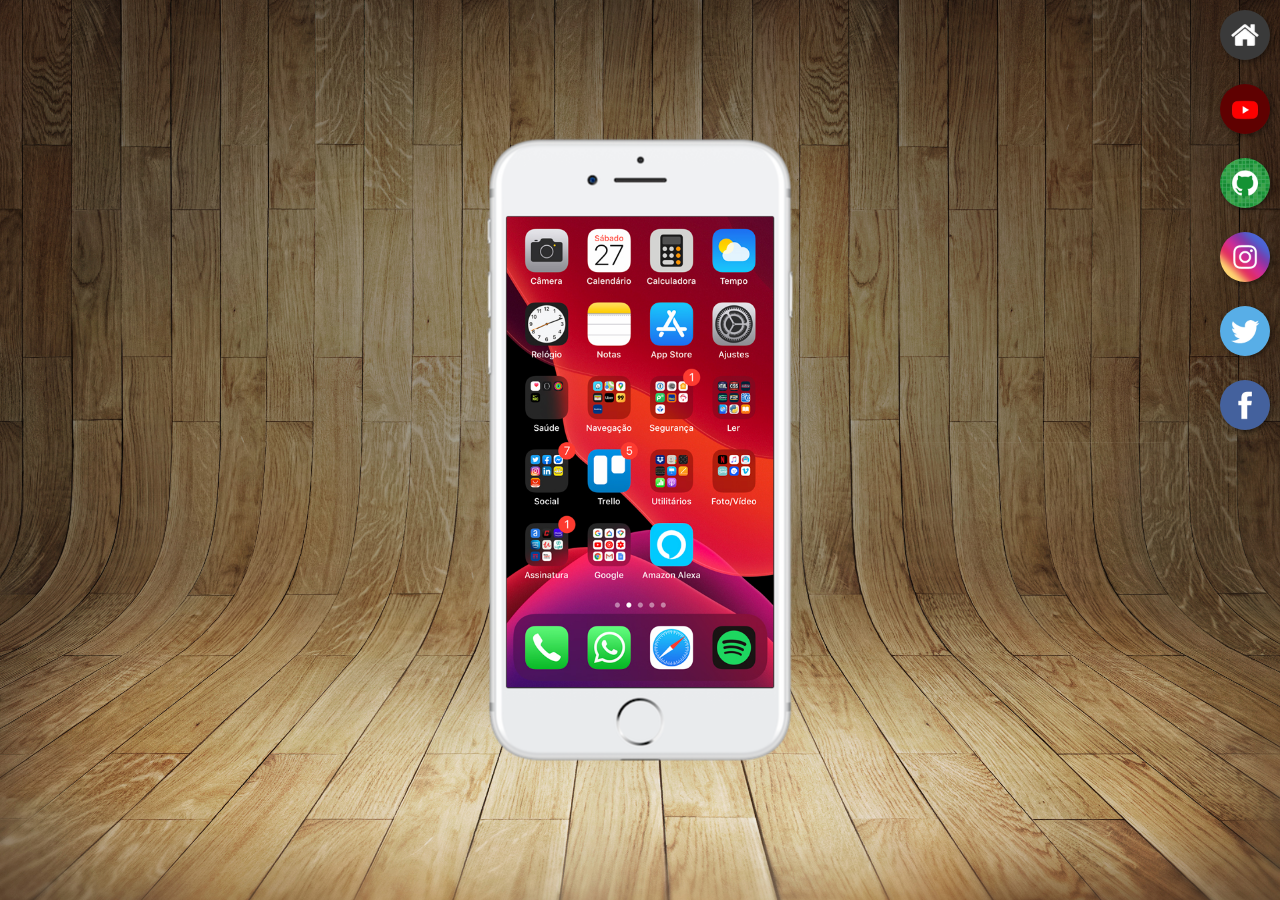
<file: index.html>
<!DOCTYPE html>
<html lang="pt-br">
<head>
    <meta charset="UTF-8">
    <meta name="viewport" content="width=device-width, initial-scale=1.0">
    <link rel="shortcut icon" href="favicon.ico" type="image/x-icon">
    <link rel="stylesheet" href="css/style.css">
    <title>Projeto Redes Sociais </title>
</head>
<body>
    <main>
        <section id="telefone">
            <iframe src="home.html" name="tela" id="tela" frameborder="0">
                Seu navegador não é compativel com isso.
            </iframe>
        </section>
        <section id="redes-sociais">
            <a href="home.html" target="tela"><img src="imagens/logo-home.jpg" alt="Home"></a><br>
            <a href="youtube.html" target="tela"><img src="imagens/logo-youtube.jpg" alt="YouTube"></a><br>
            <a href="github.html" target="tela"><img src="imagens/logo-github.jpg" alt="GitHub"></a><br>
            <a href="instagram.html" target="tela"><img src="imagens/logo-instagram.jpg"alt="Instagram"><a><br>
            <a href="twitter.html" target="tela"><img src="imagens/logo-twitter.jpg" alt="Twitter"></a><br>
            <a href="facebook.html" target="tela"><img src="imagens/logo-facebook.jpg" alt="Facebook"></a>
        </section>
    </main>
</body>
</html>
</file>
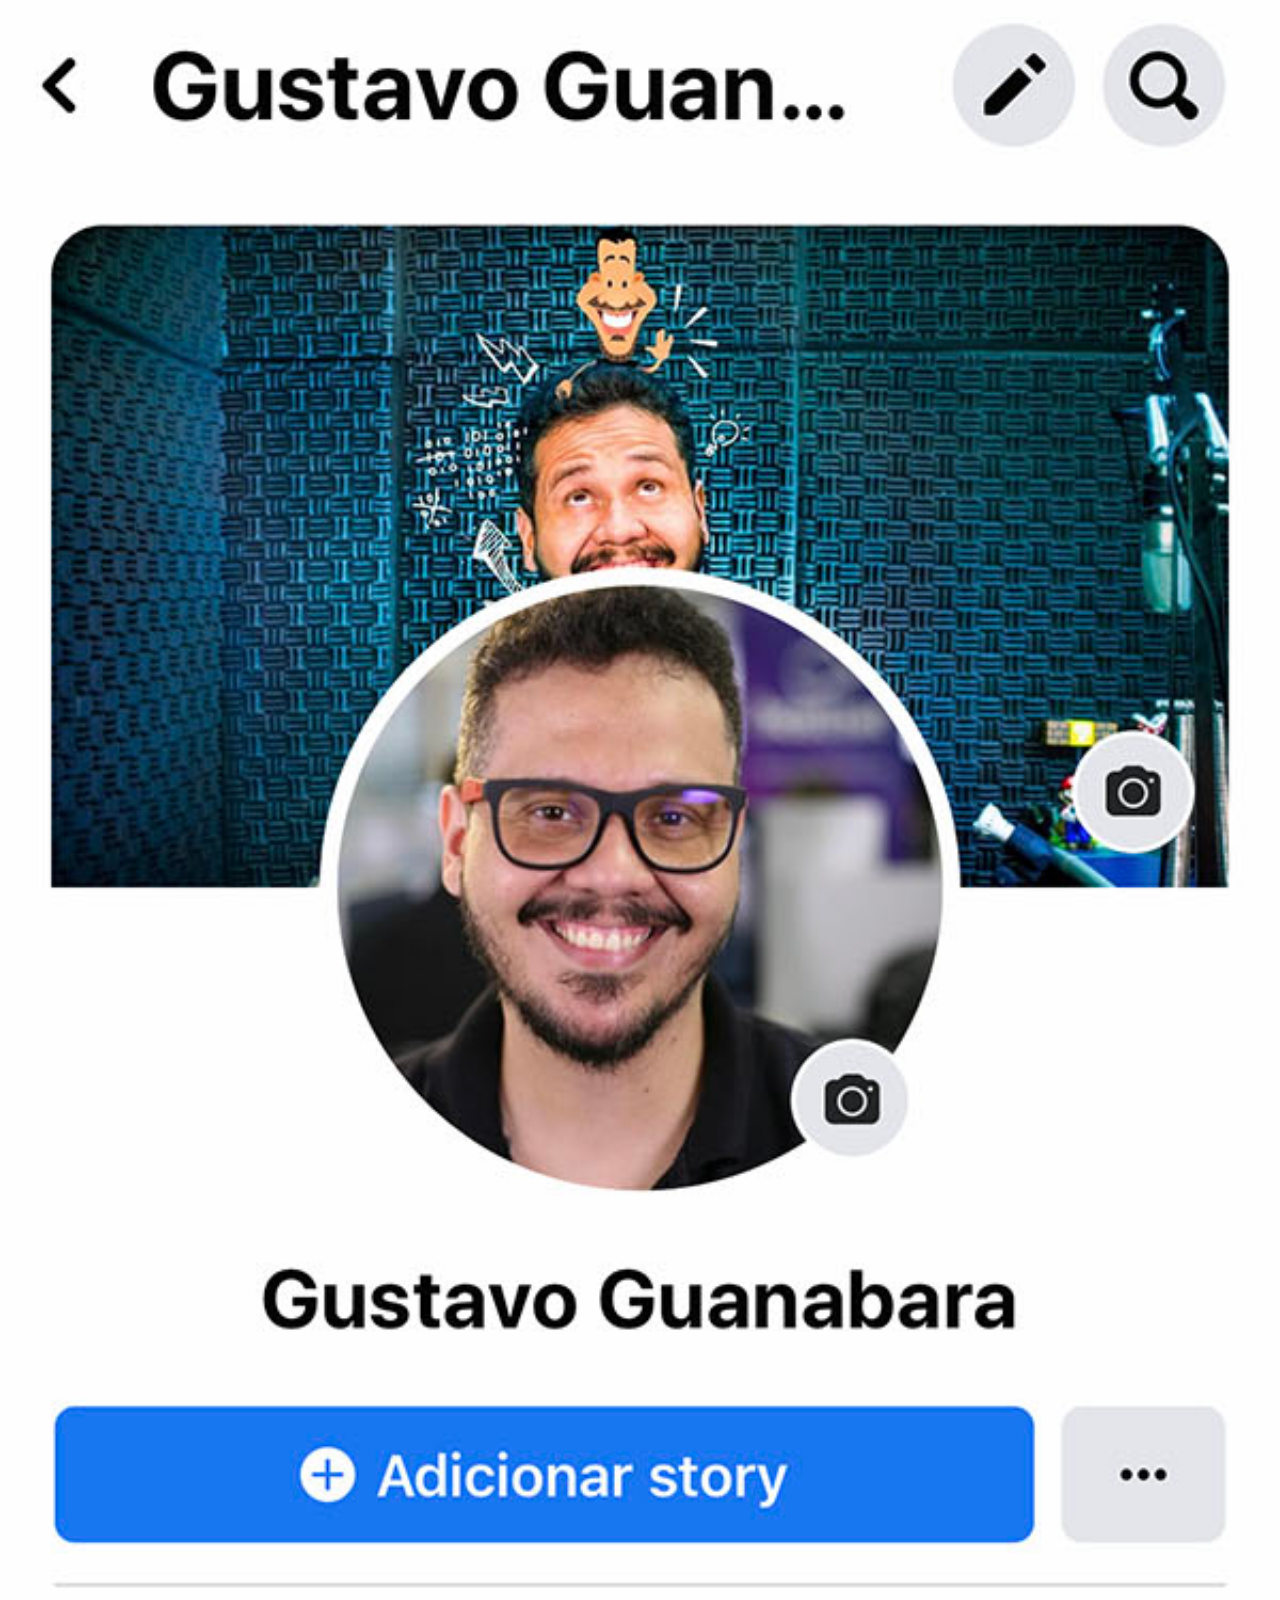
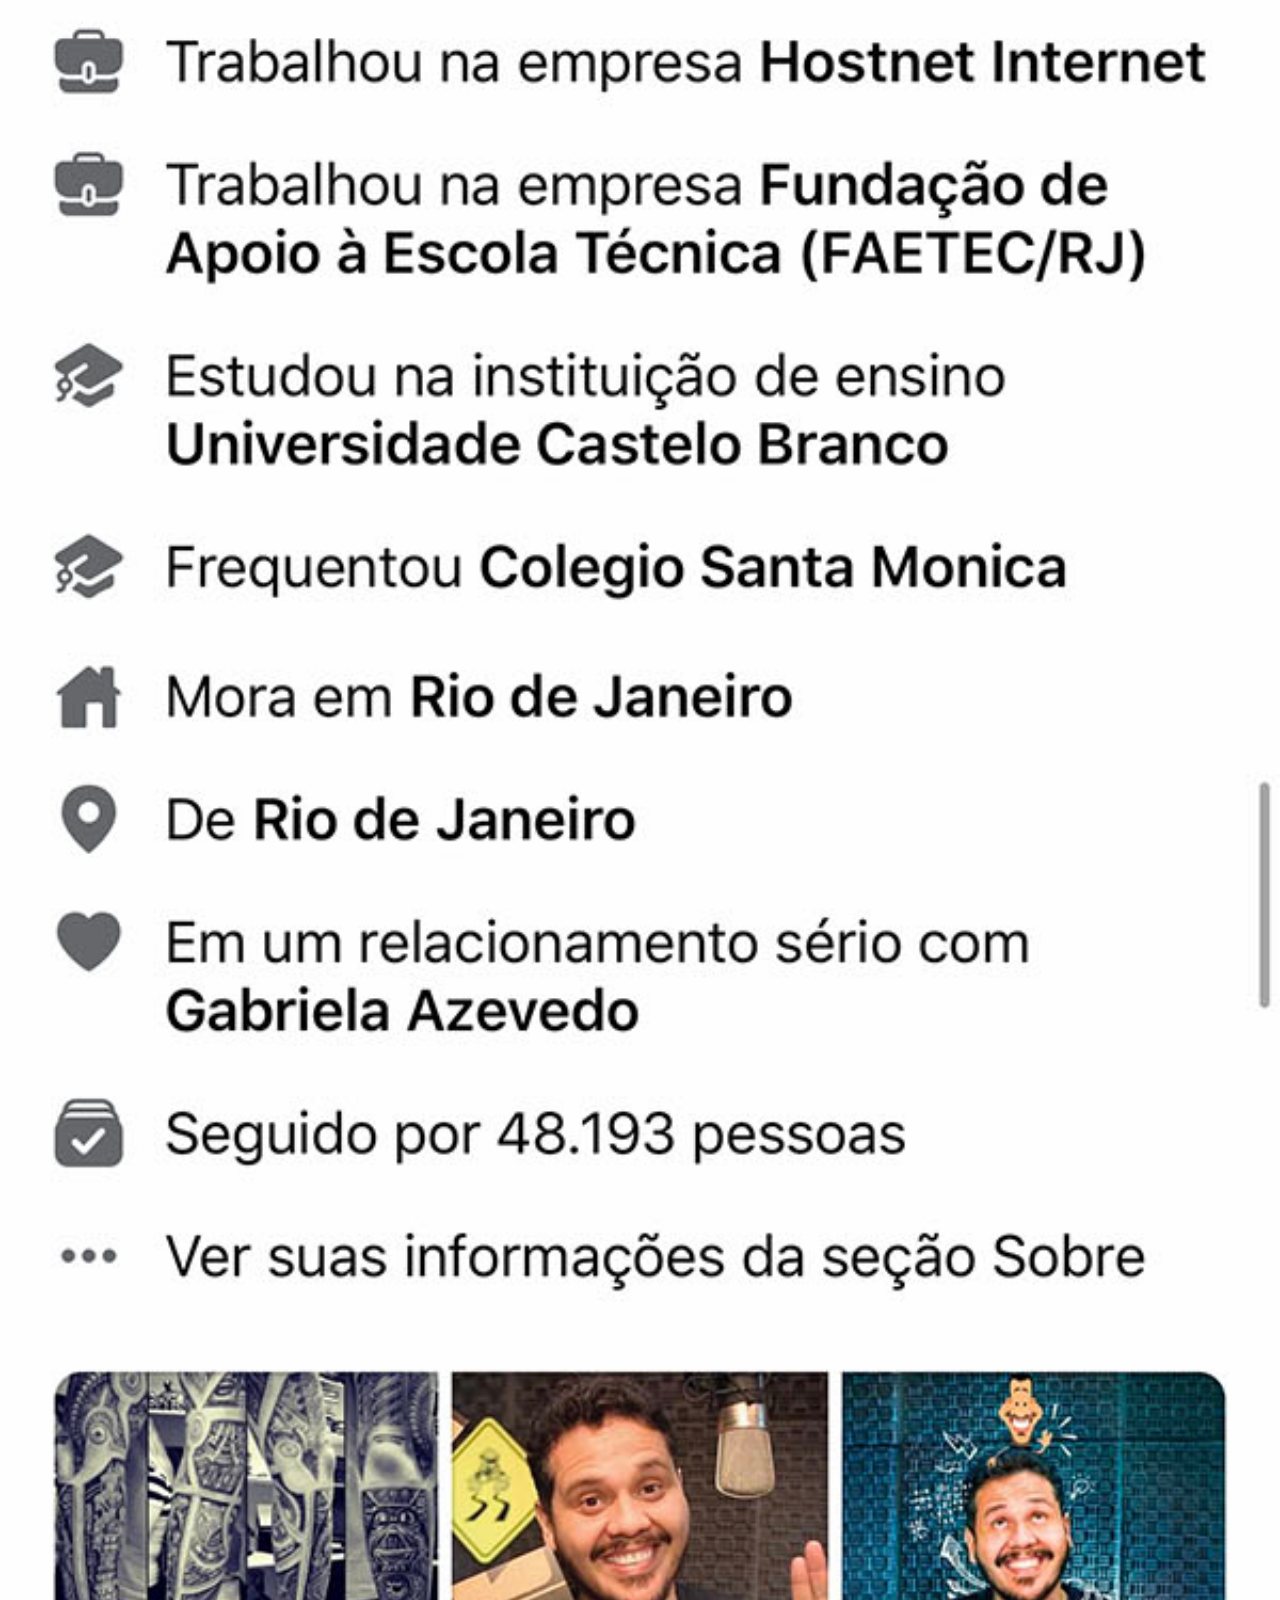
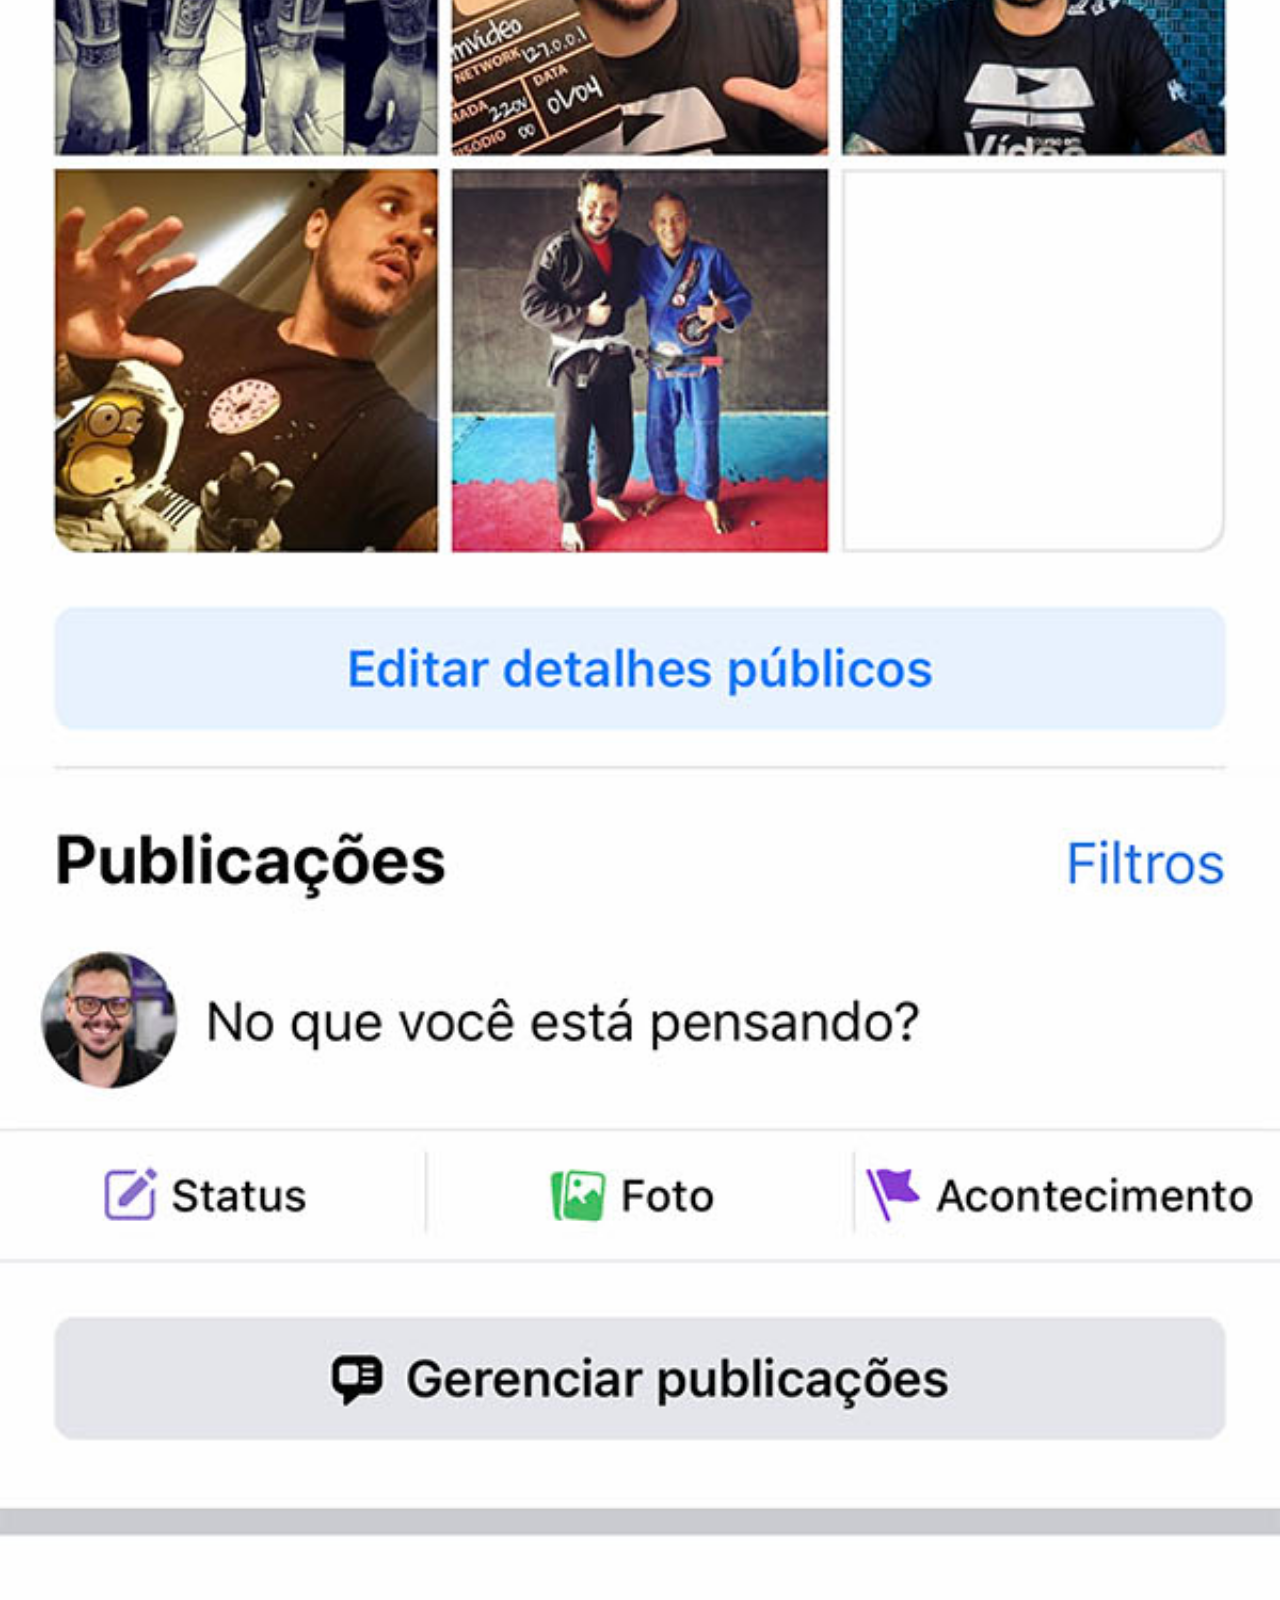
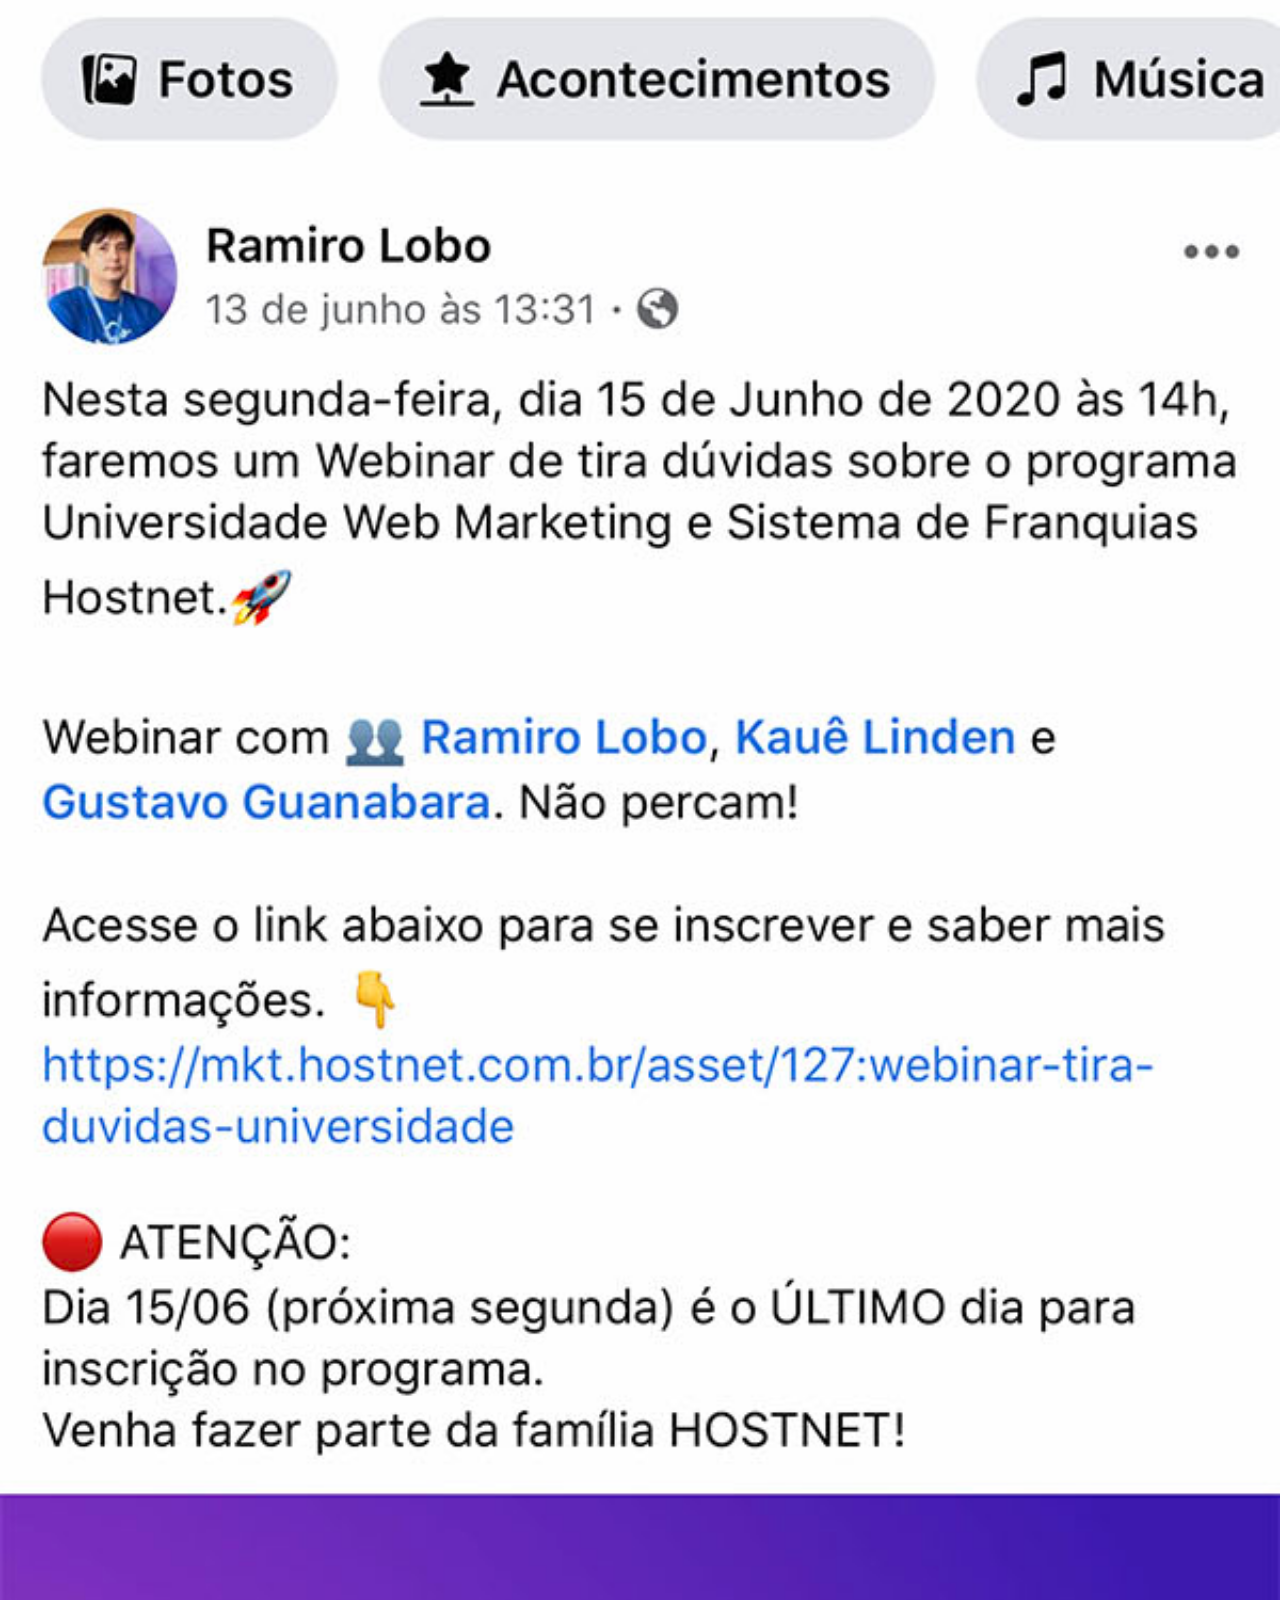
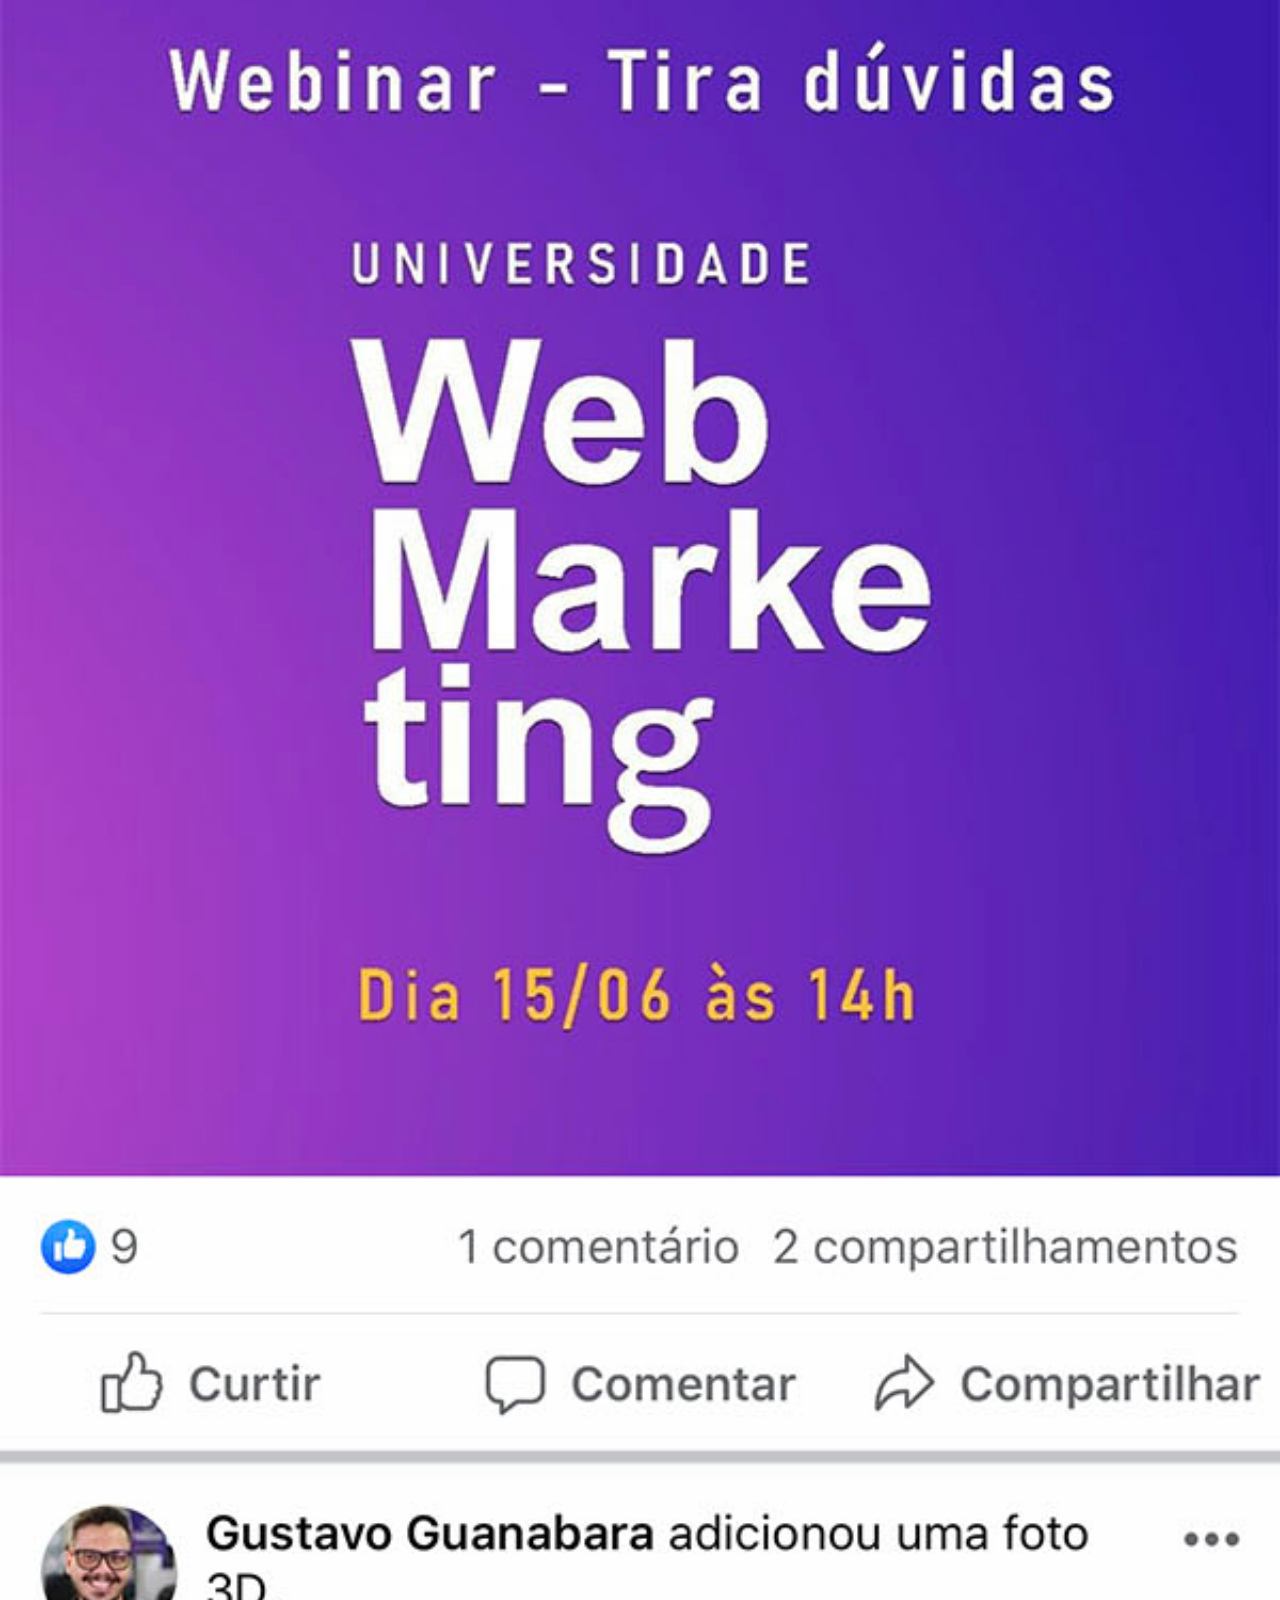
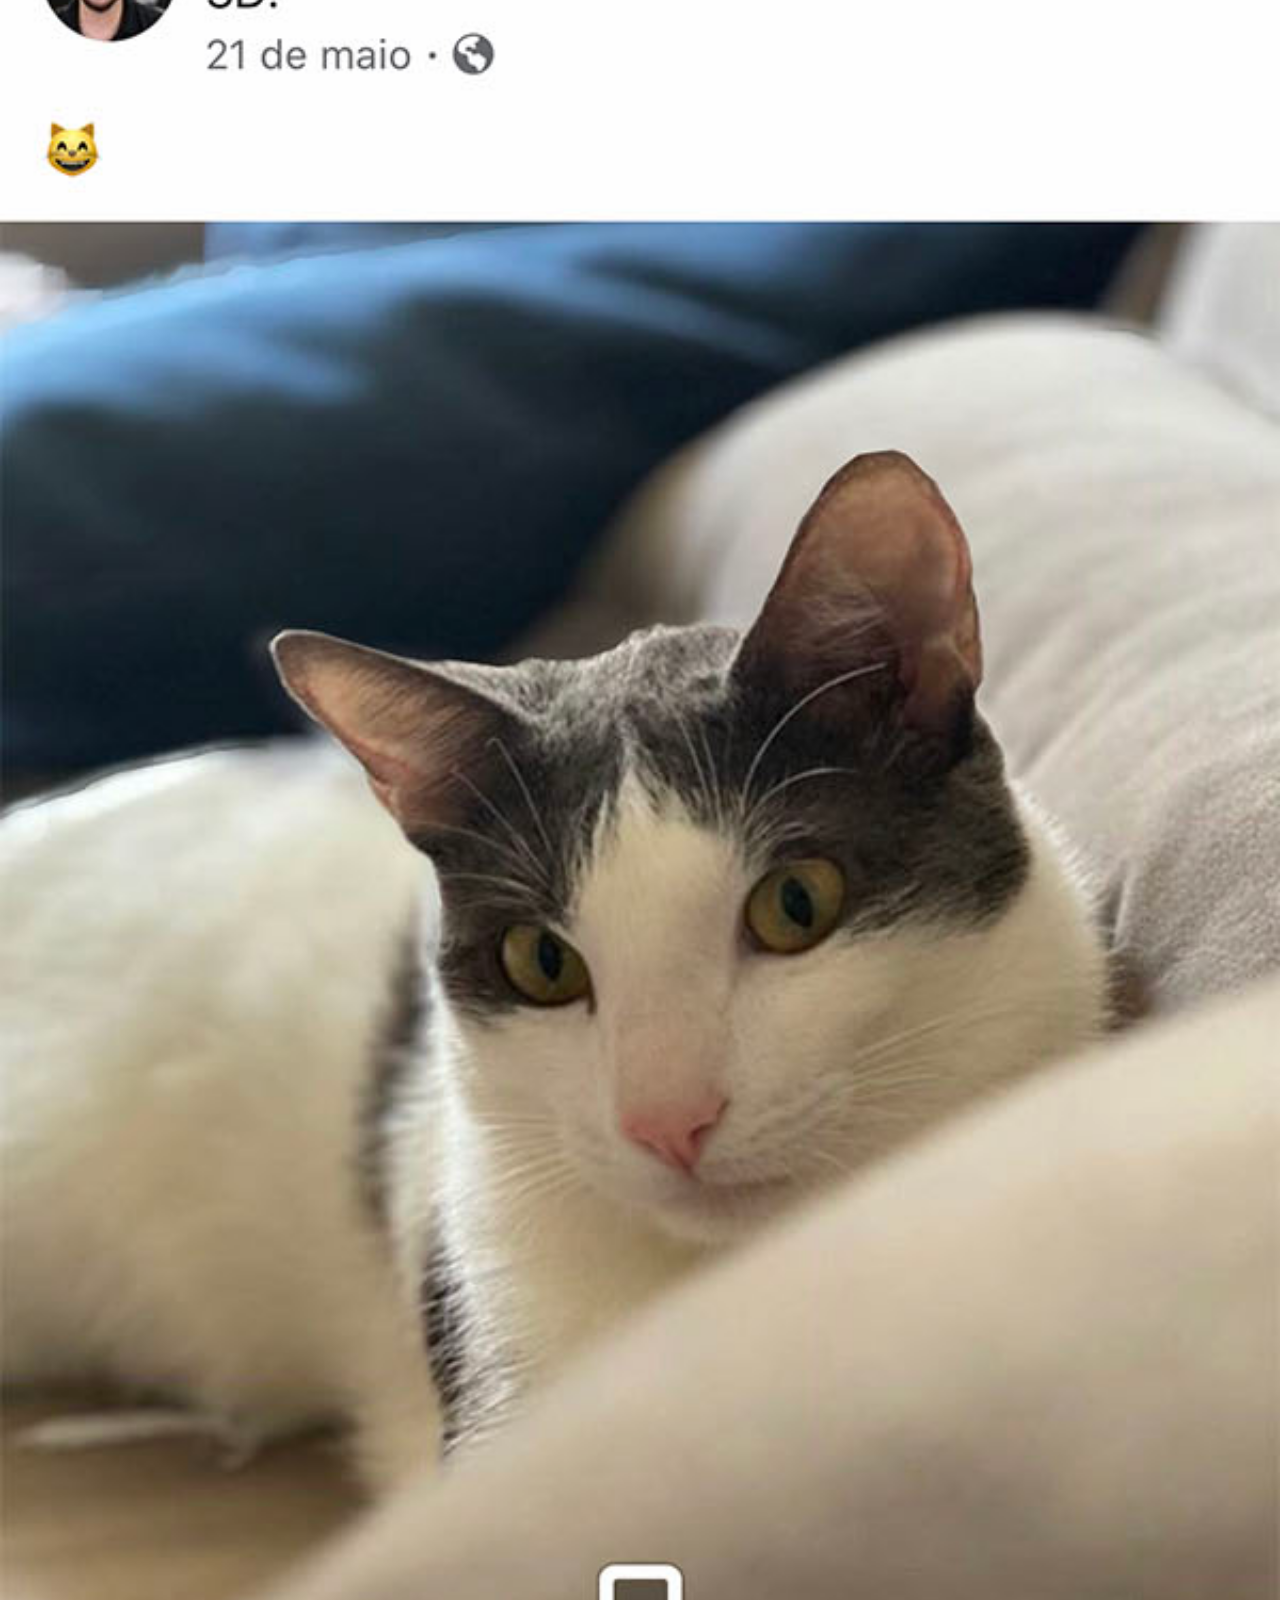
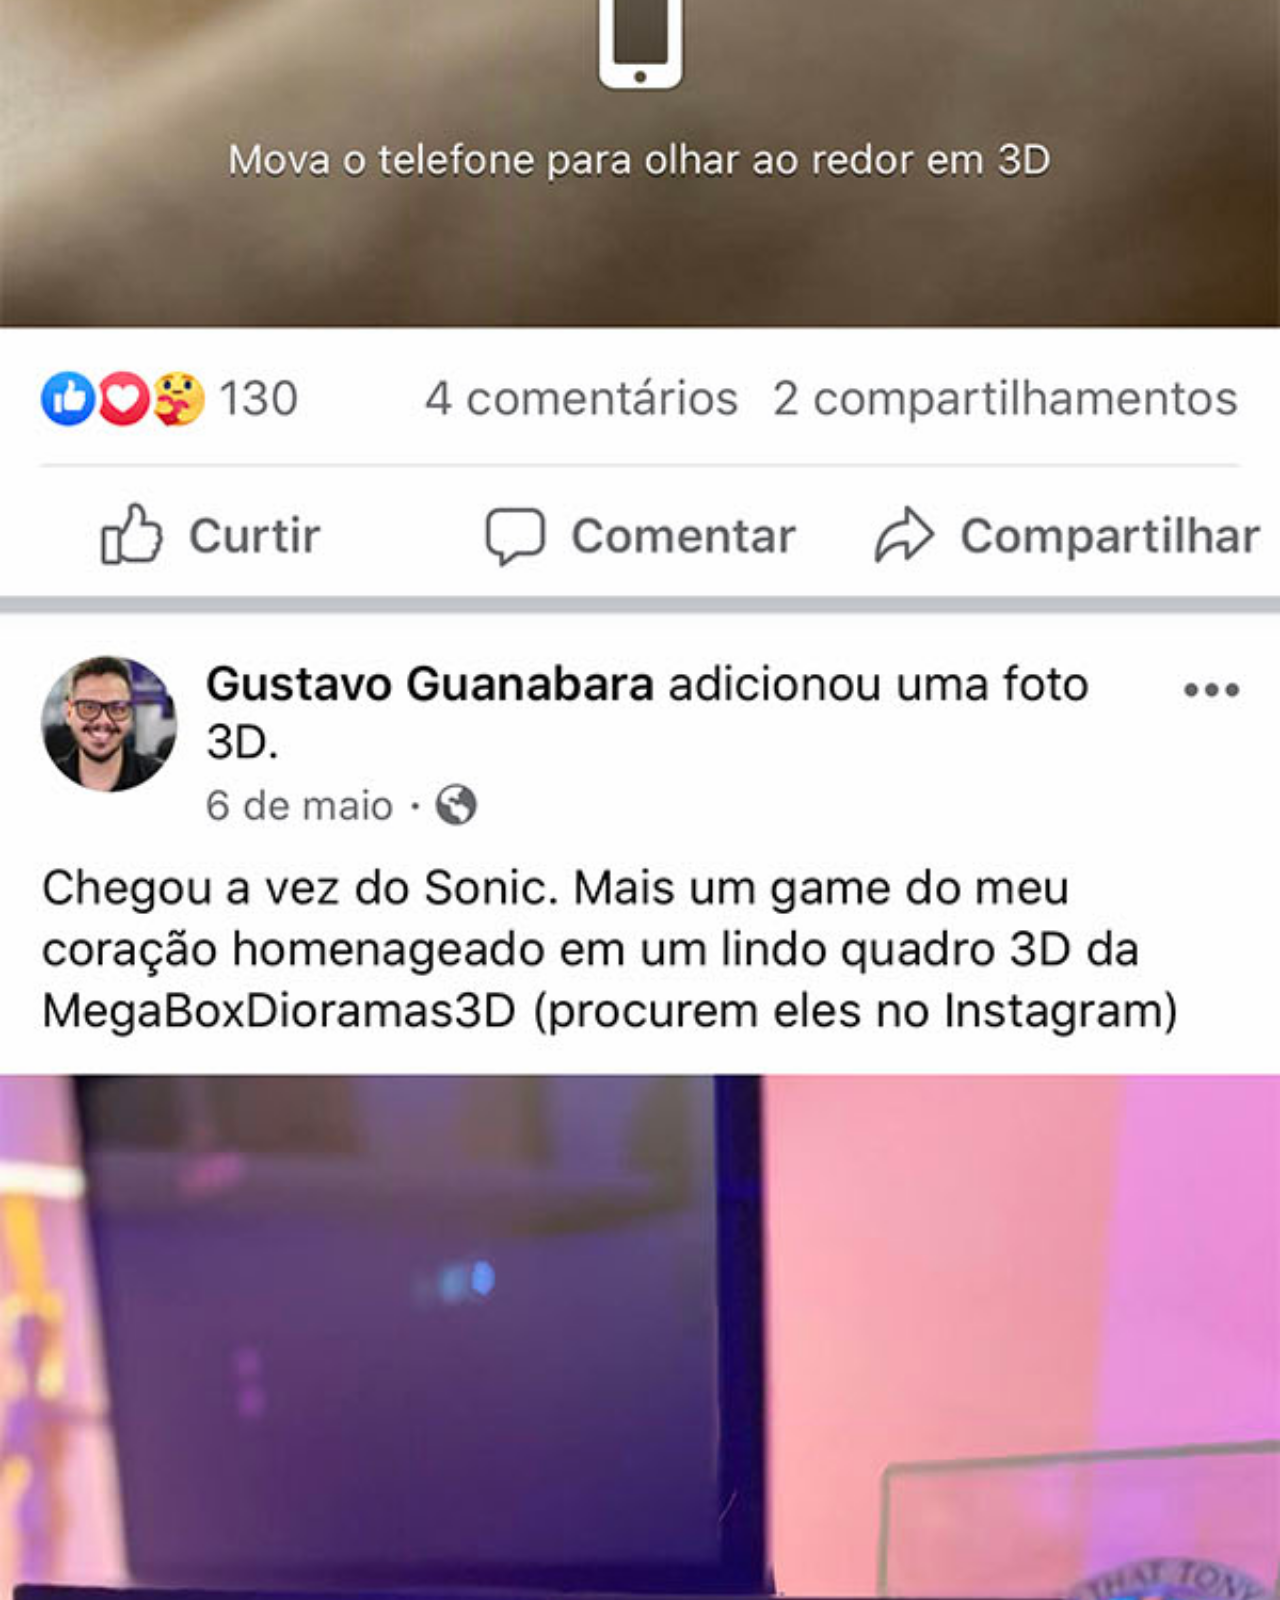
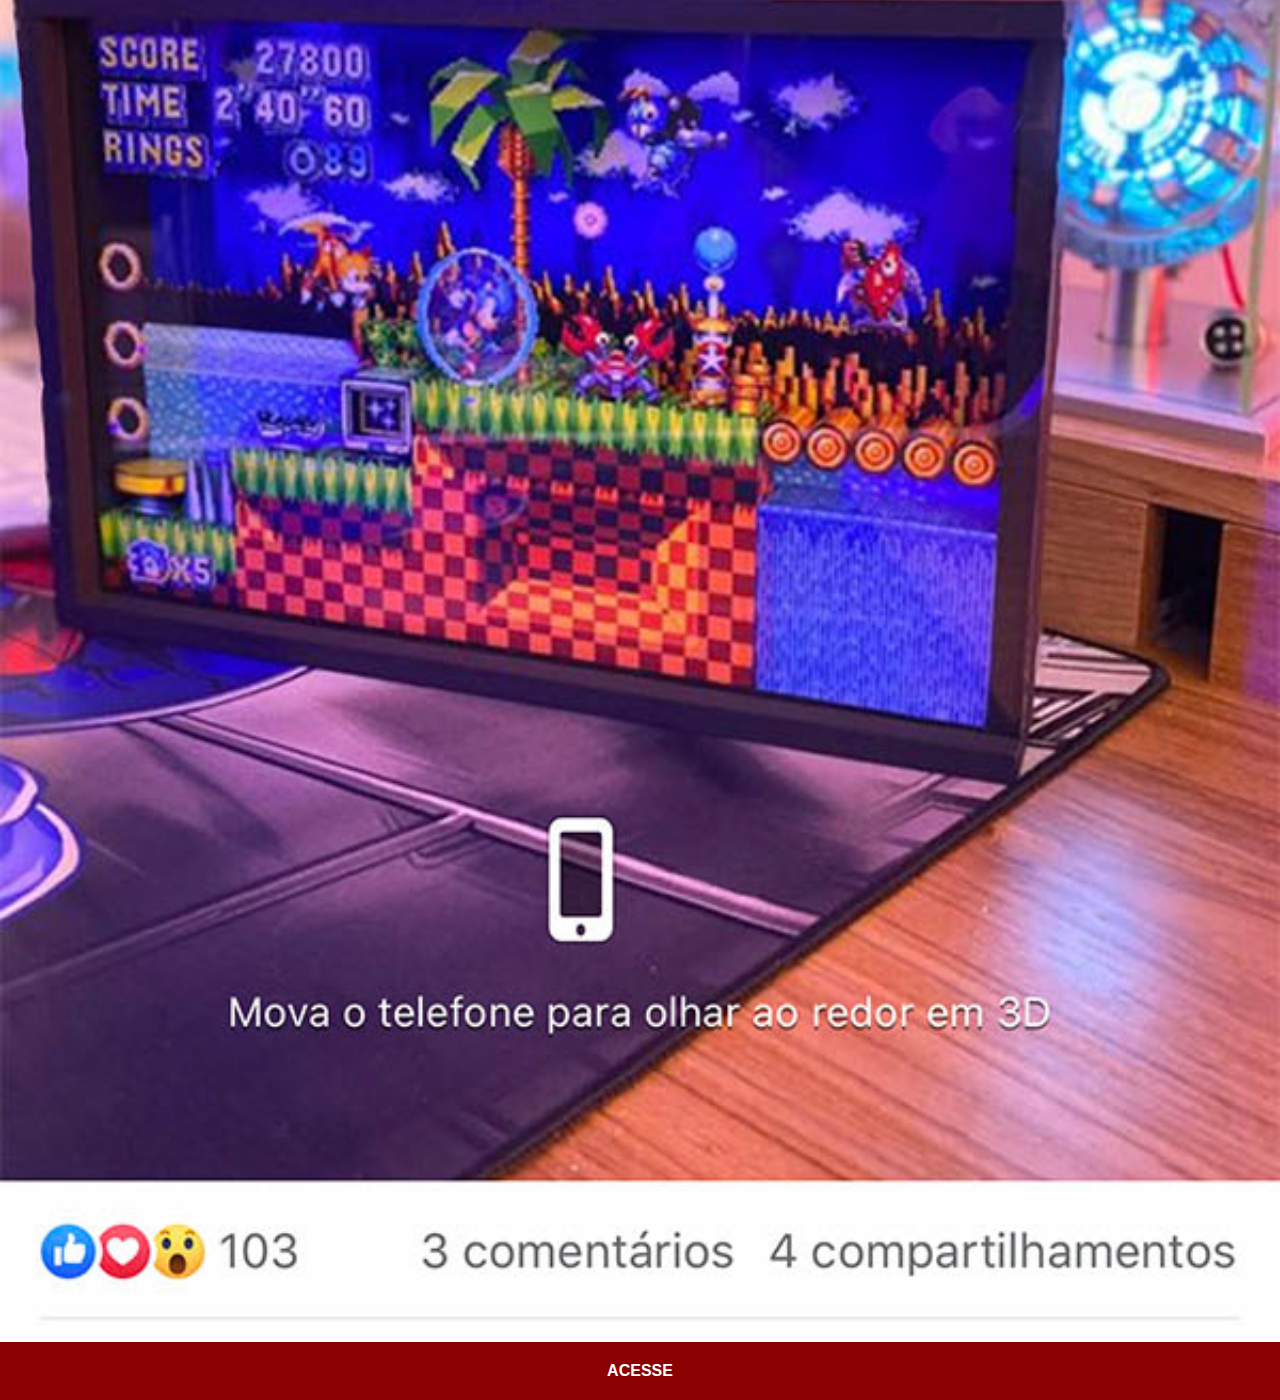
<file: facebook.html>
<!DOCTYPE html>
<html lang="en">
<head>
    <meta charset="UTF-8">
    <meta name="viewport" content="width=device-width, initial-scale=1.0">
    <title>Facebook</title>
    <link rel="stylesheet" href="css/social.css">
</head>
<body>
    <img src="imagens/tela-facebook.jpg" alt="Facebook">
    <a href="https://www.facebook.com/igorhenrique.paulino/" target="_blank">ACESSE</a>
</body>
</html>
</file>
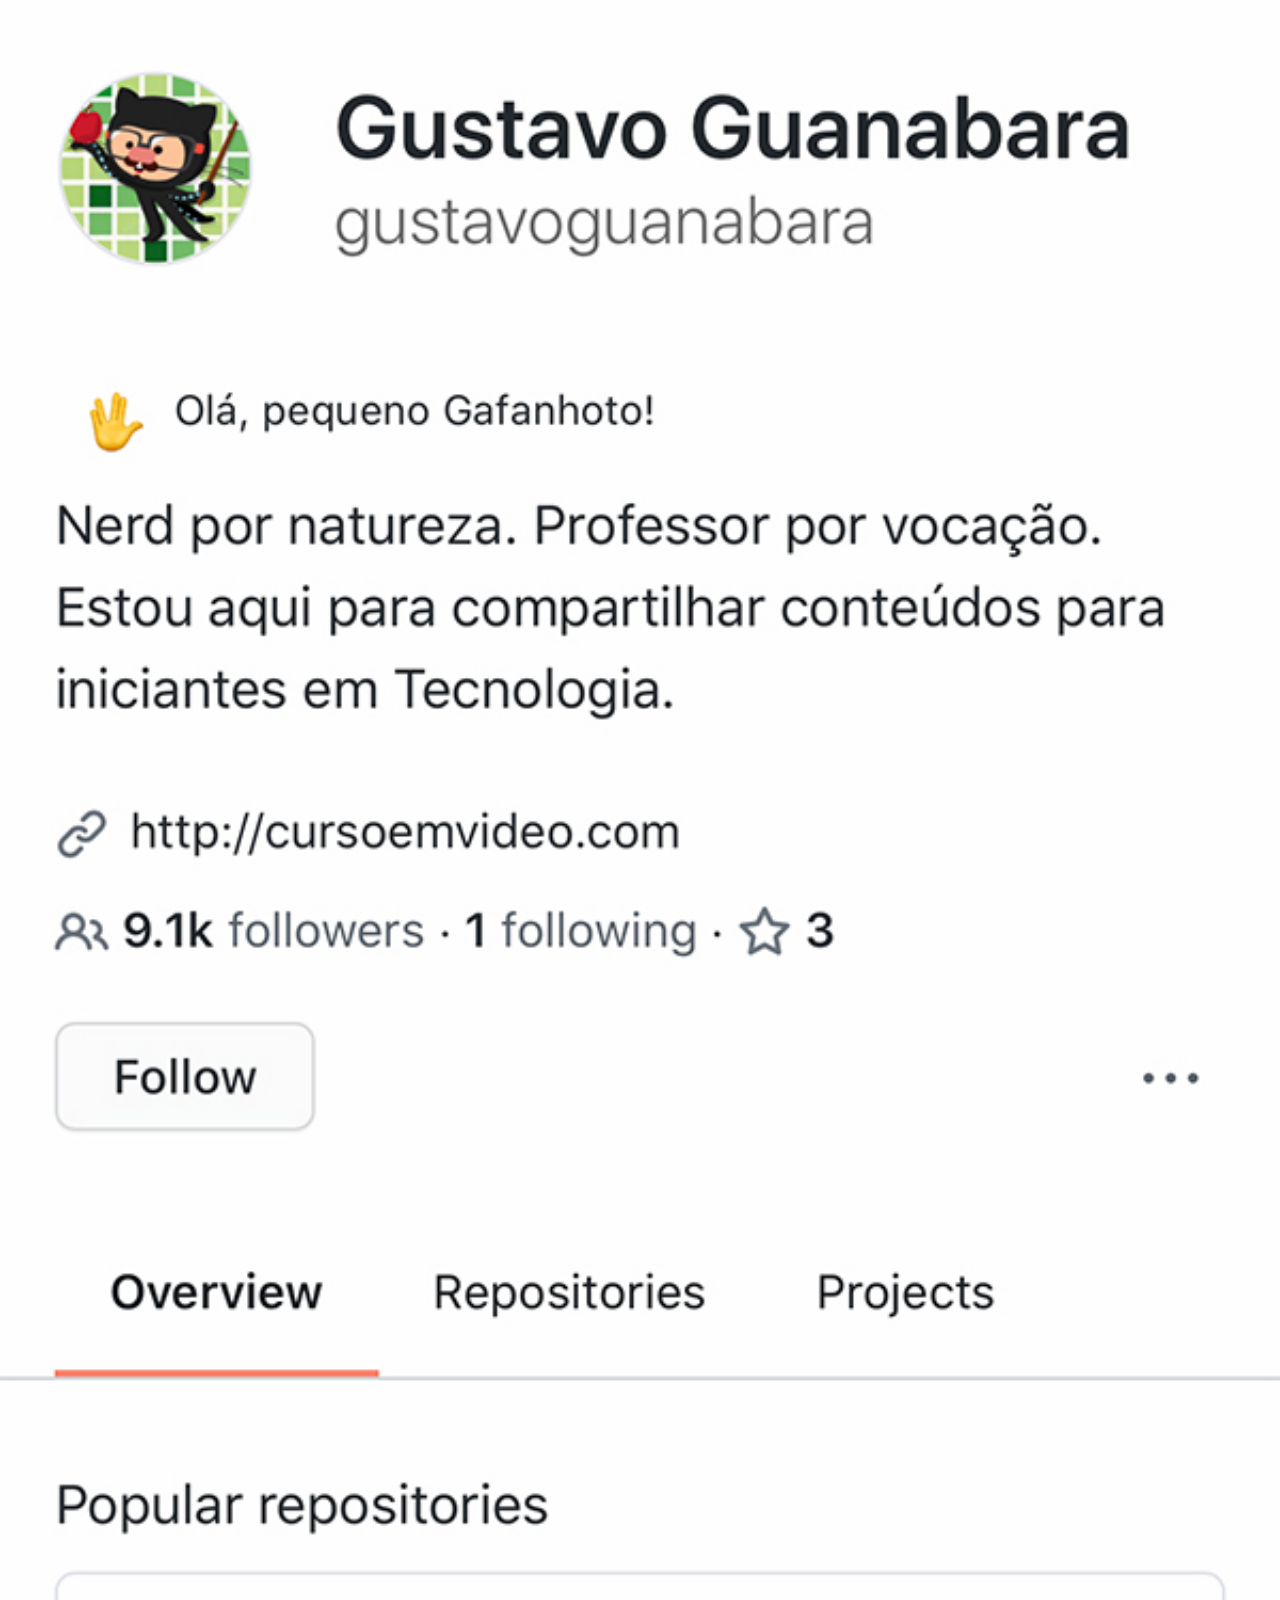
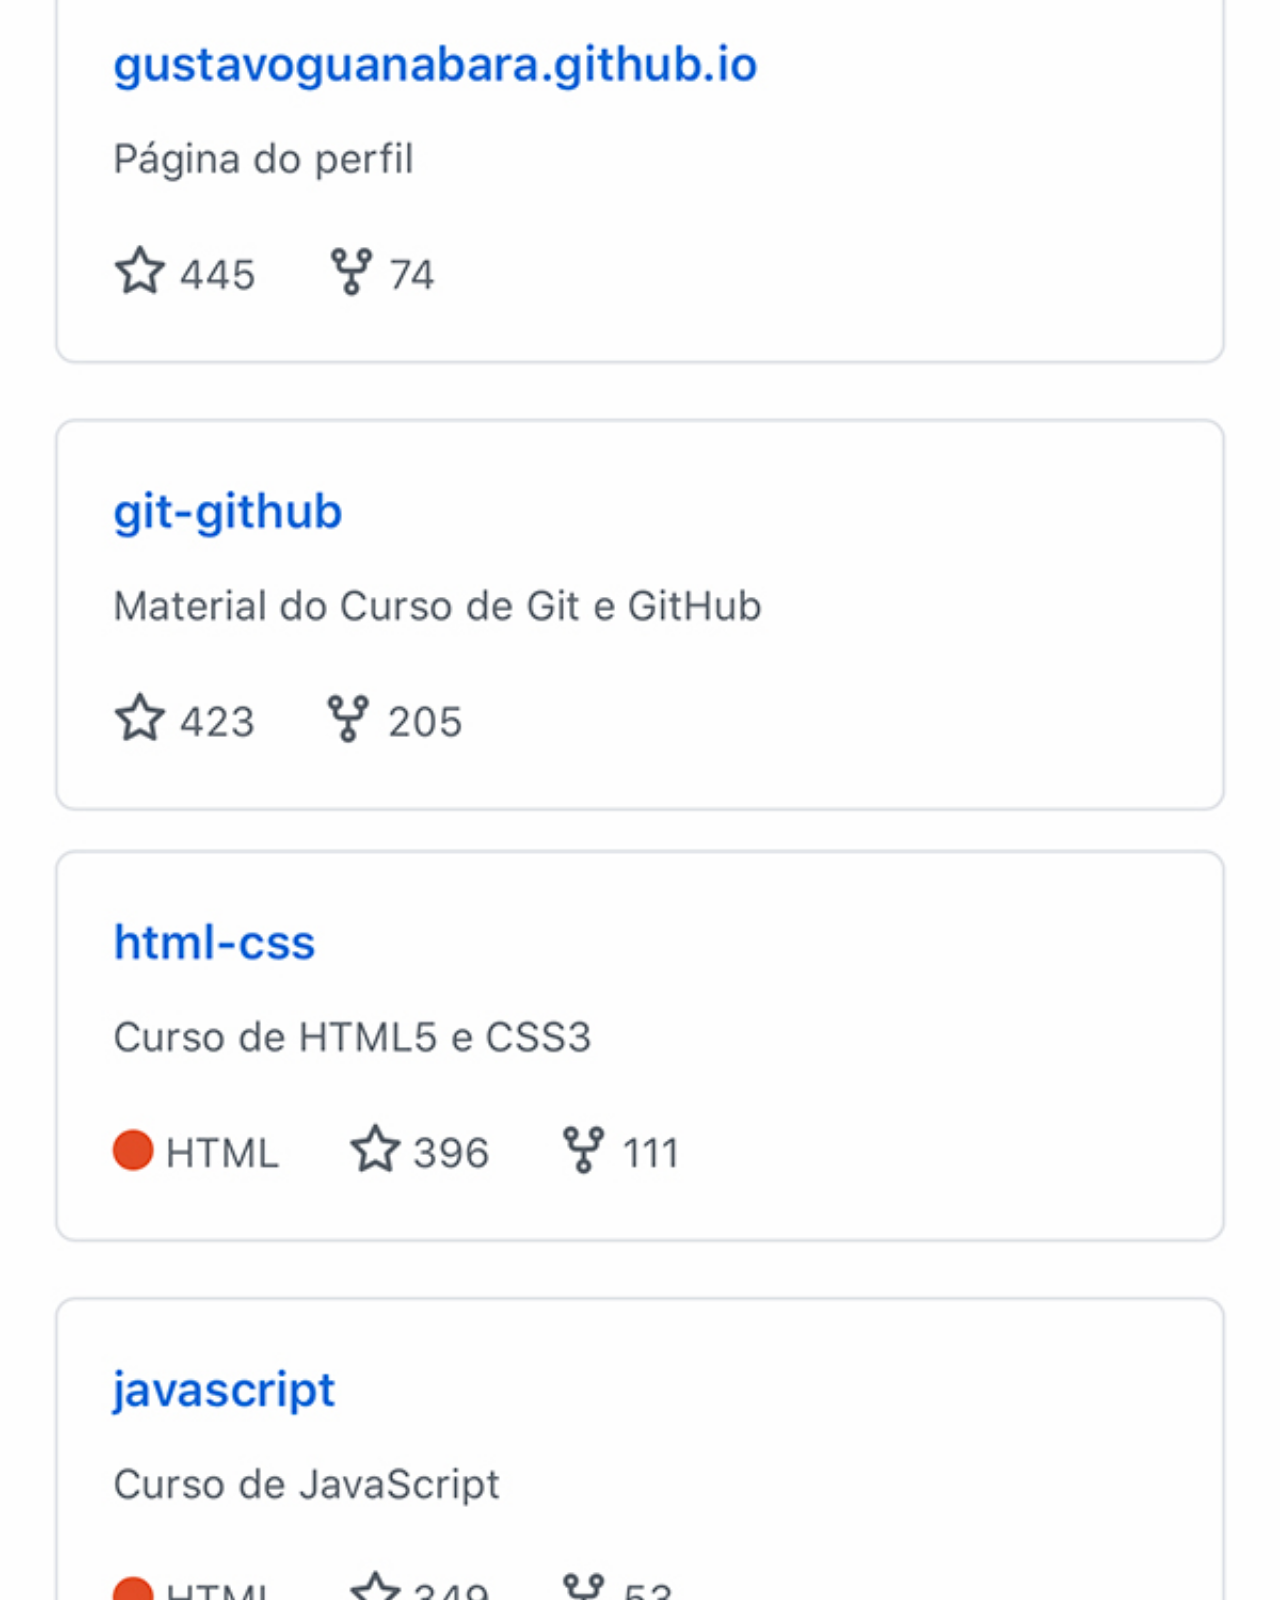
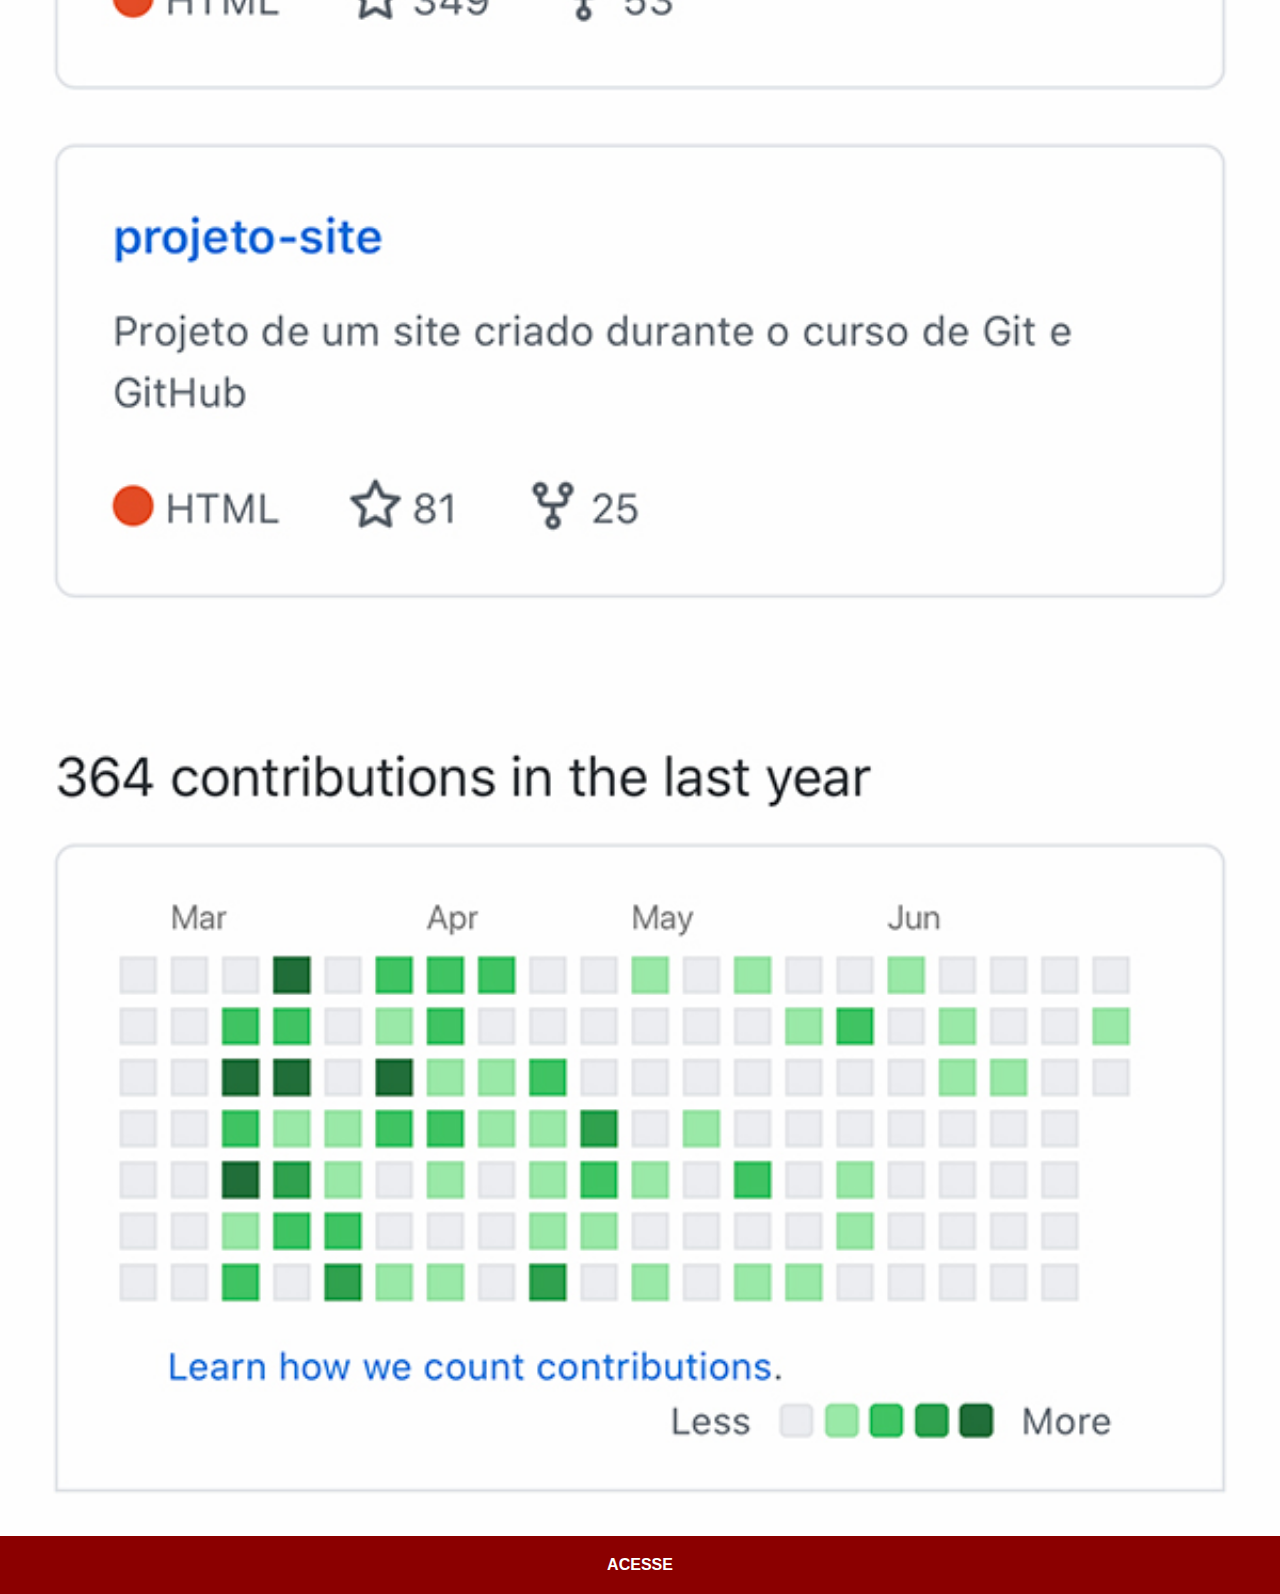
<file: github.html>
<!DOCTYPE html>
<html lang="pt-br">
<head>
    <meta charset="UTF-8">
    <meta http-equiv="X-UA-Compatible" content="IE=edge">
    <meta name="viewport" content="width=device-width, initial-scale=1.0">
    <title>GitHub</title>
    <link rel="stylesheet" href="css/social.css">
</head>
<body>
    <img src="imagens/tela-github.jpg" alt="GitHub">
    <a href="https://github.com/igorpaulinoo" target="_blank">ACESSE</a>
</body>
</html>
</file>
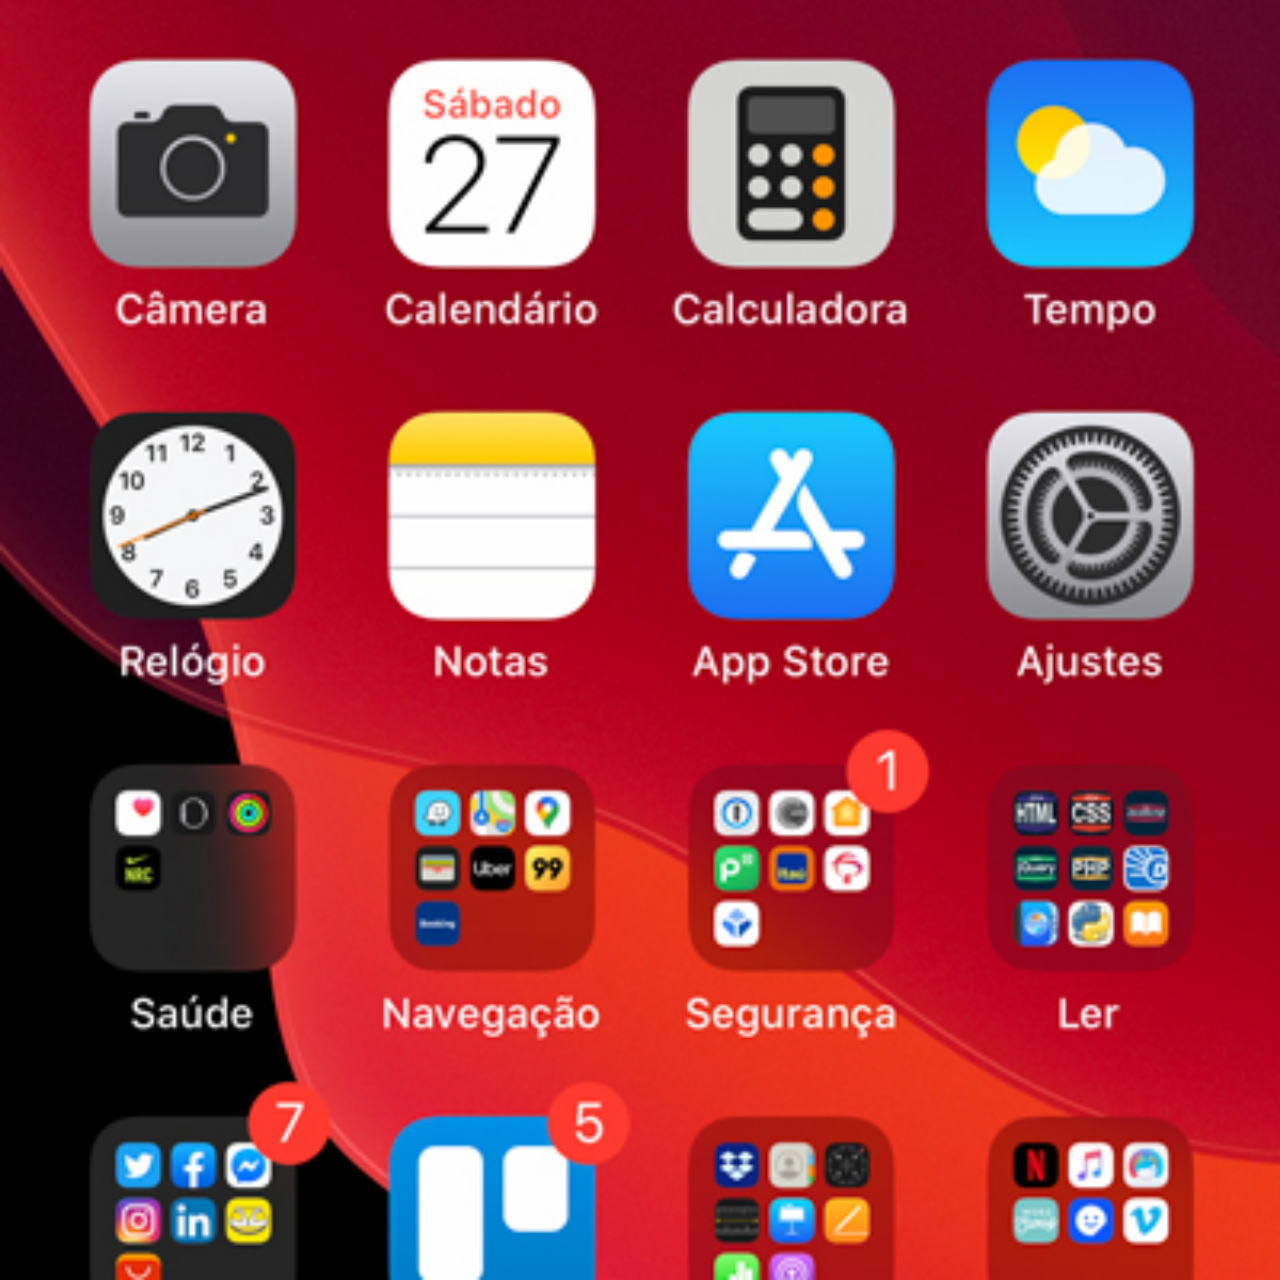
<file: home.html>
<!DOCTYPE html>
<html lang="pt-br">
<head>
    <meta charset="UTF-8">
    <meta name="viewport" content="width=device-width, initial-scale=1.0">
    <title>Home</title>
</head>
<style>
    * {
        margin: 0px;
        padding: 0px;
    }

    body {
        width: 100vw;
        height: 100vw;
        background: black url('imagens/tela-home.jpg') no-repeat top center;
        background-size: cover;
    }
</style>
<body>
    
</body>
</html>
</file>
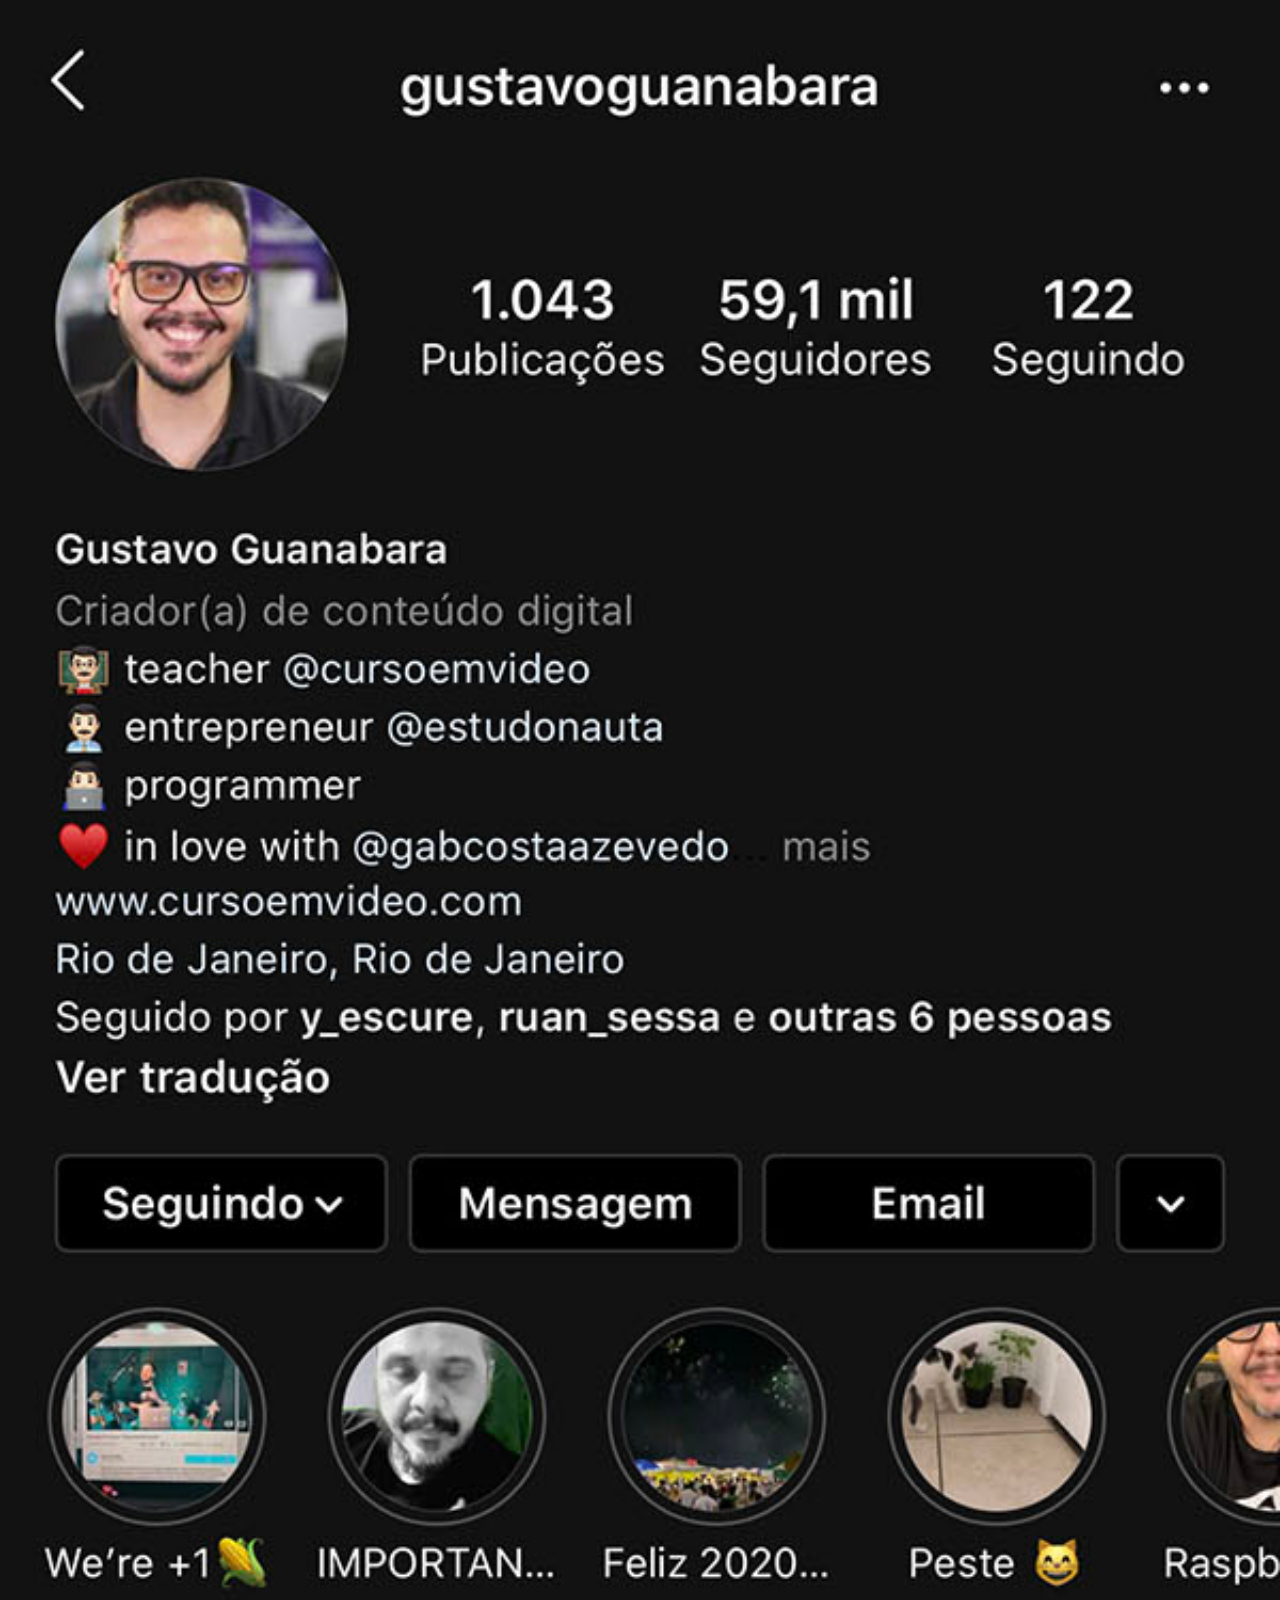
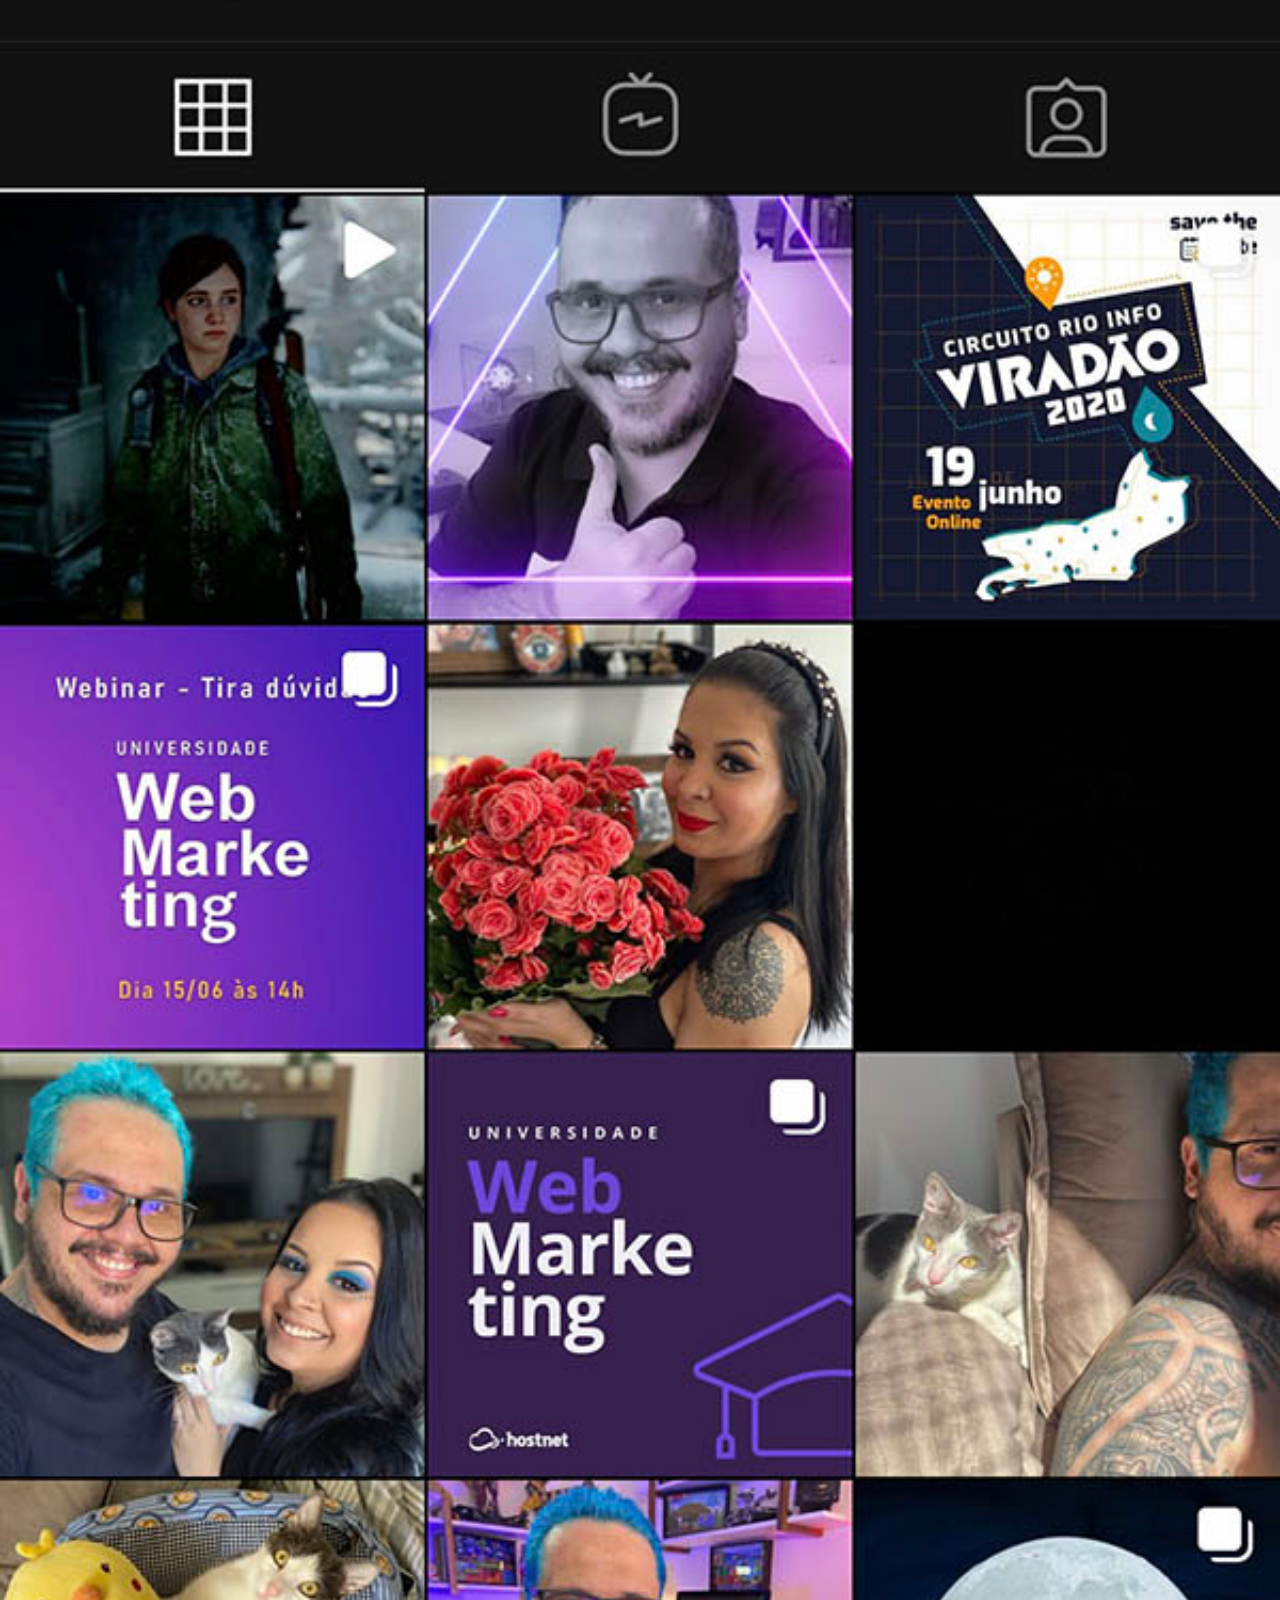
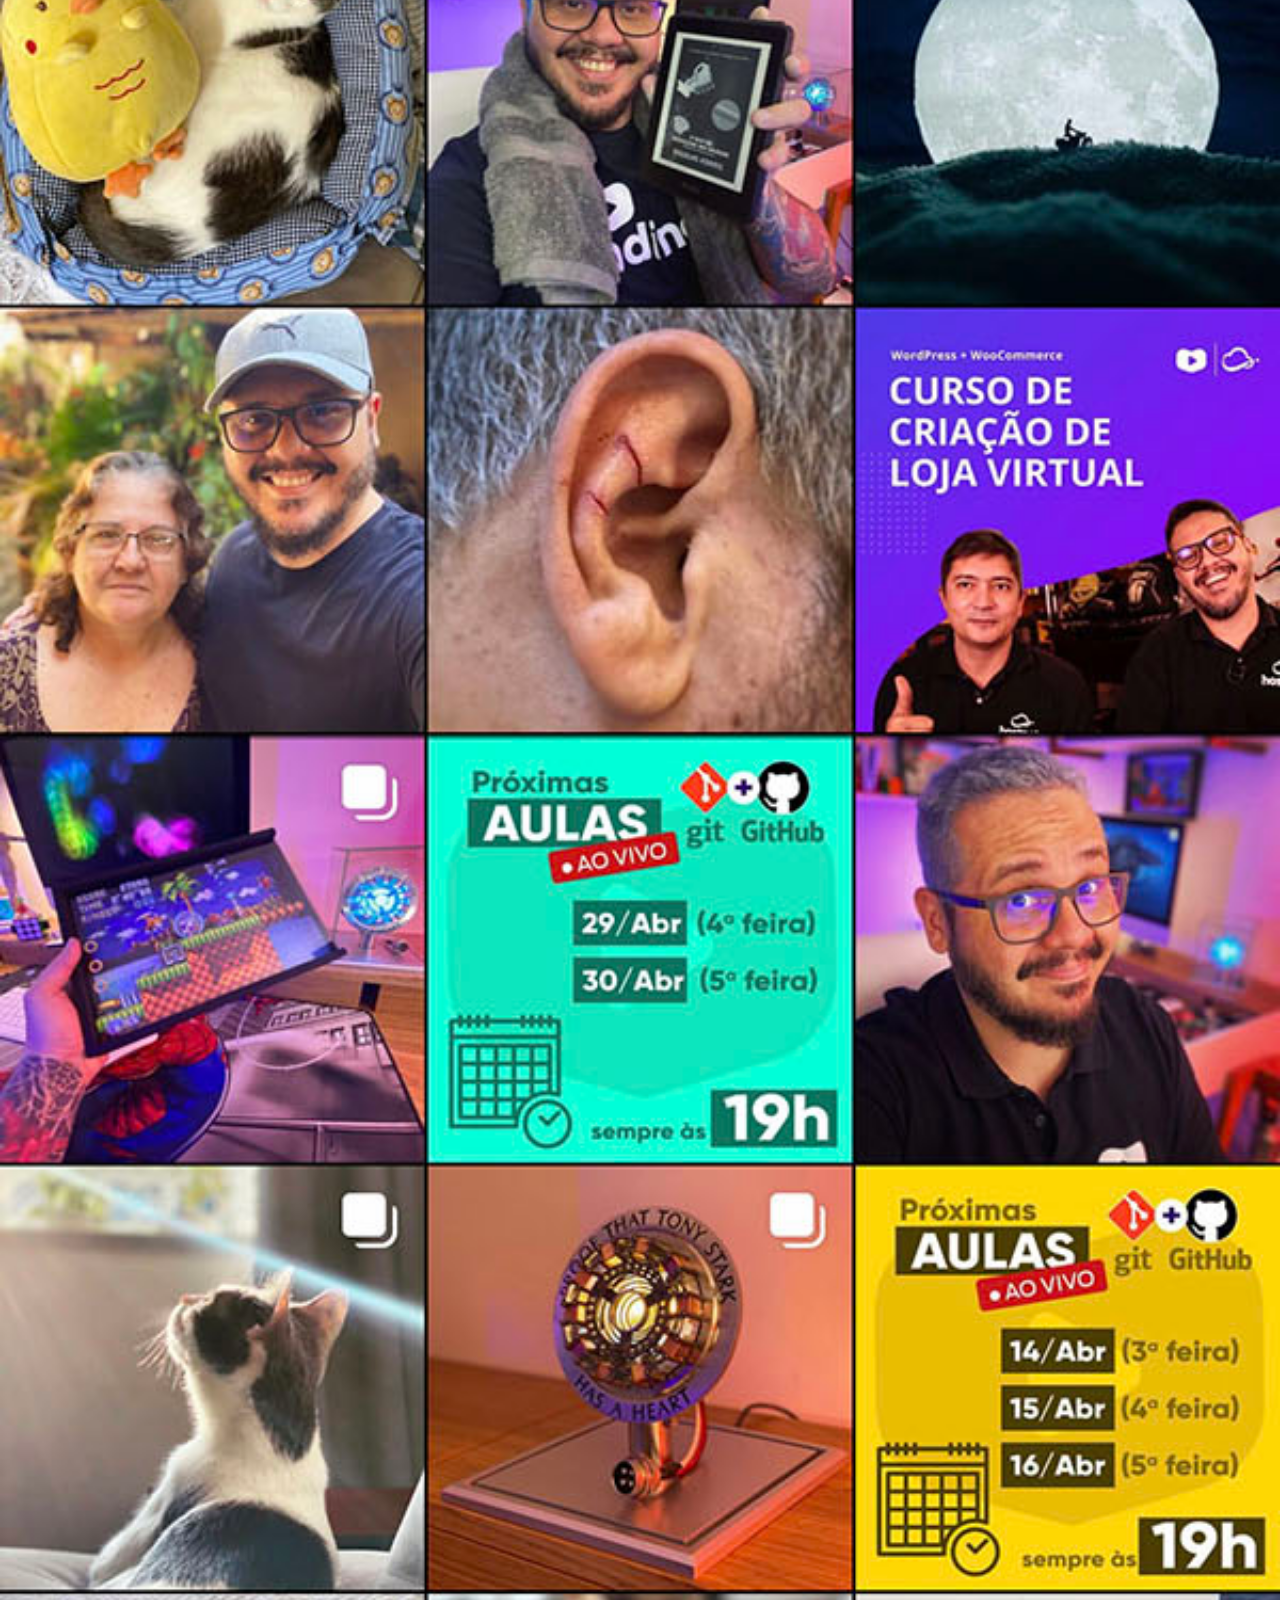
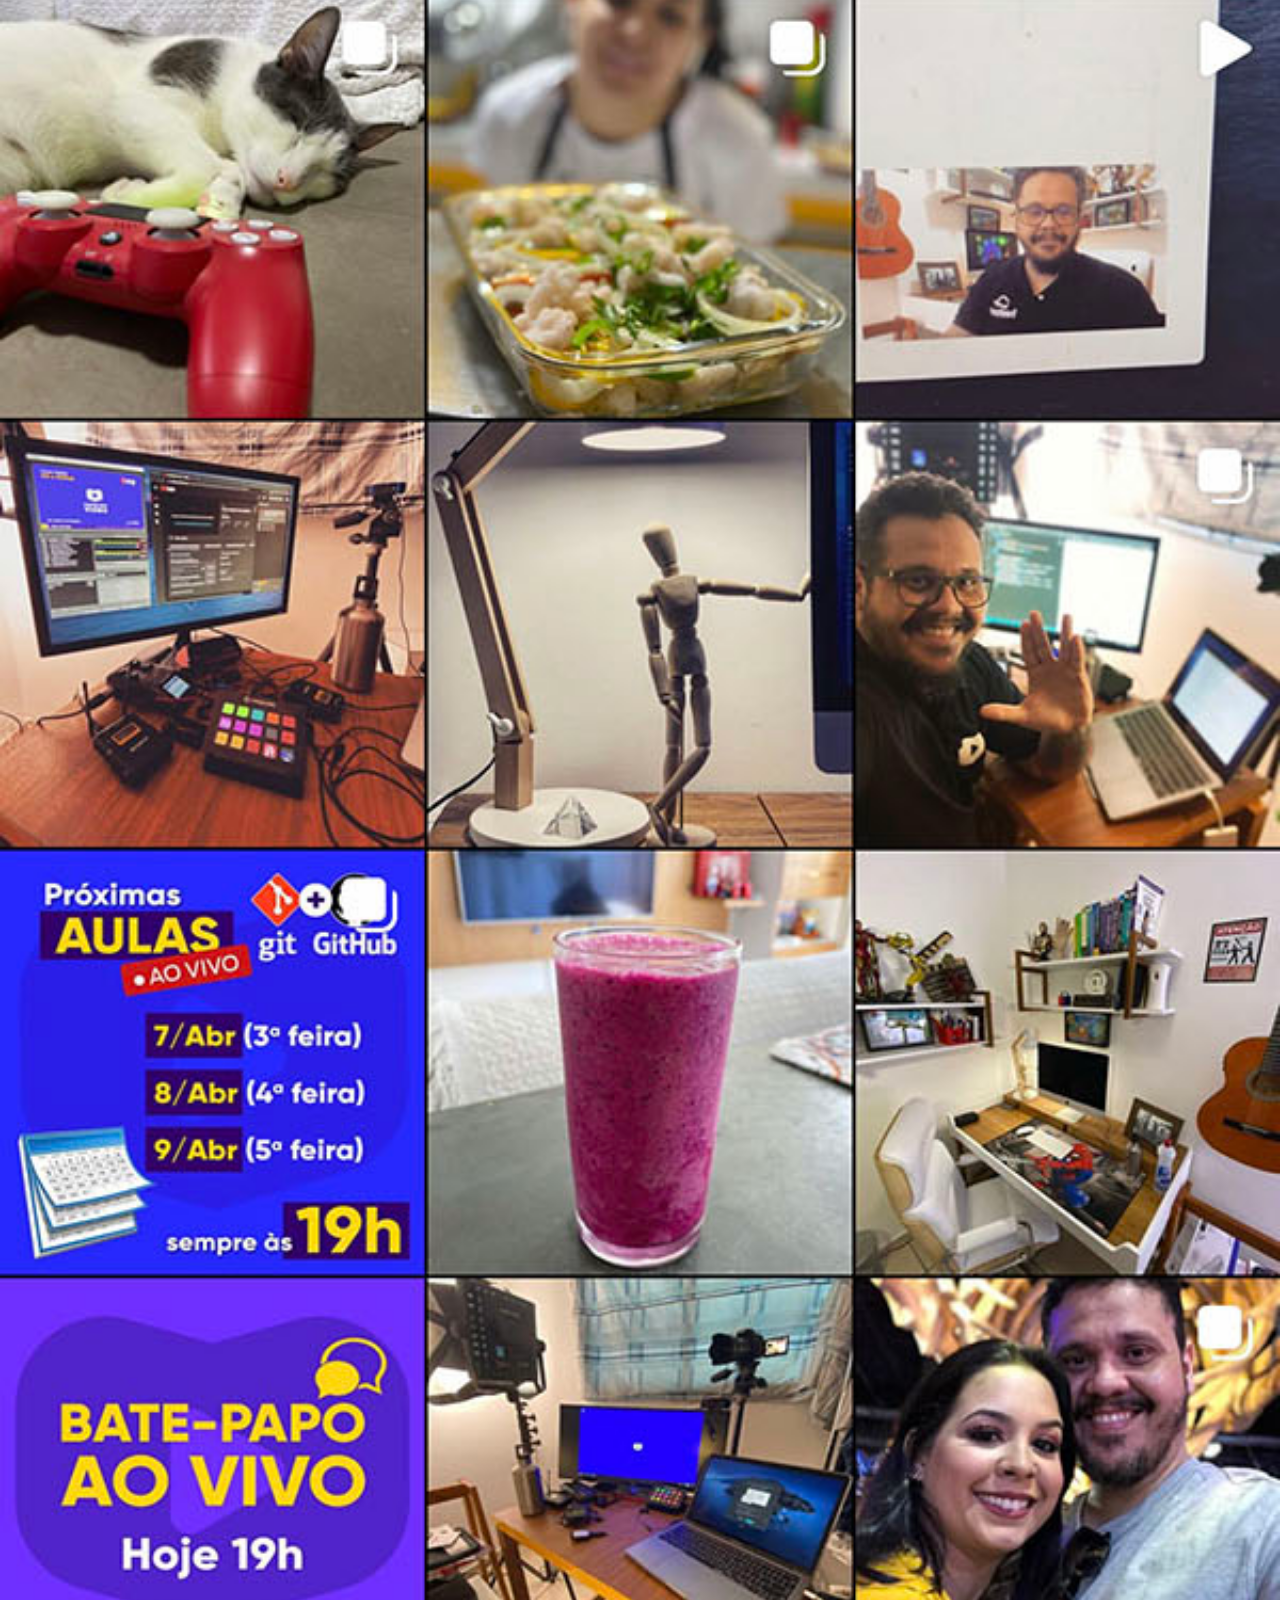
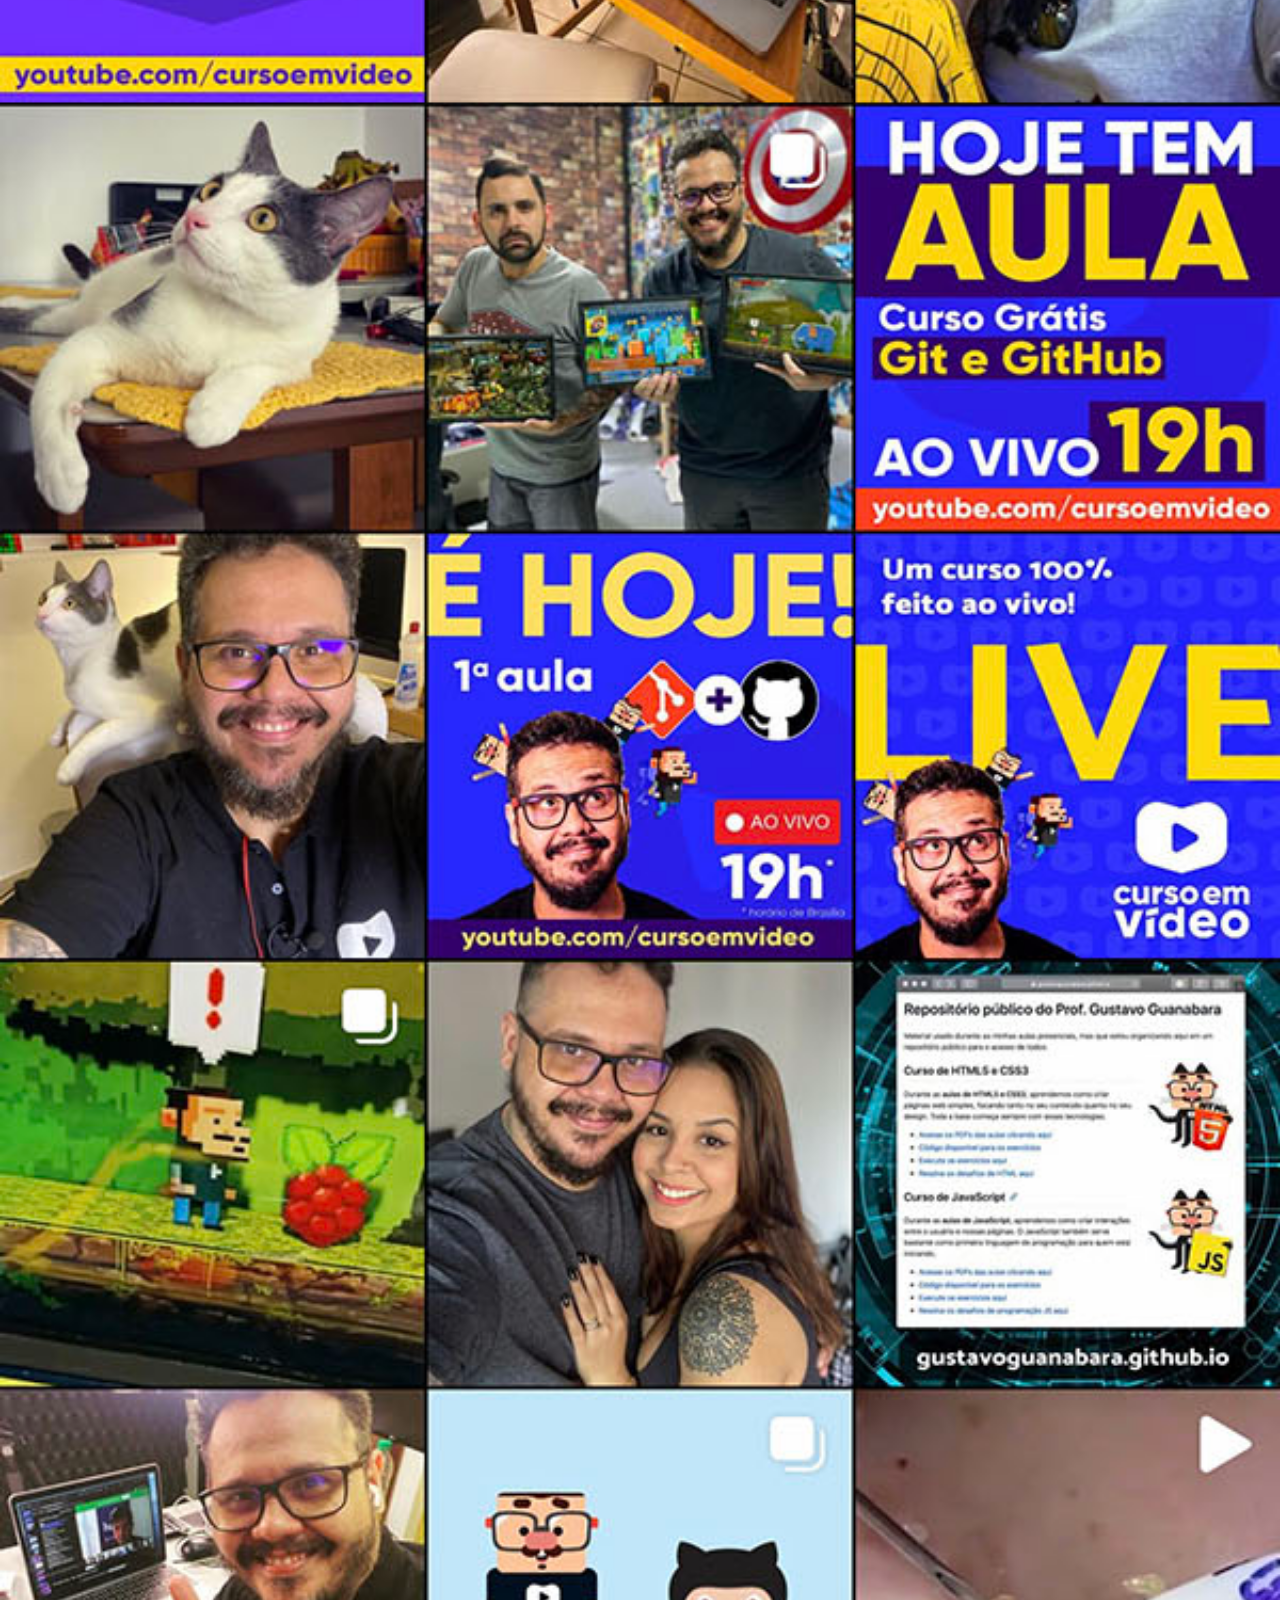
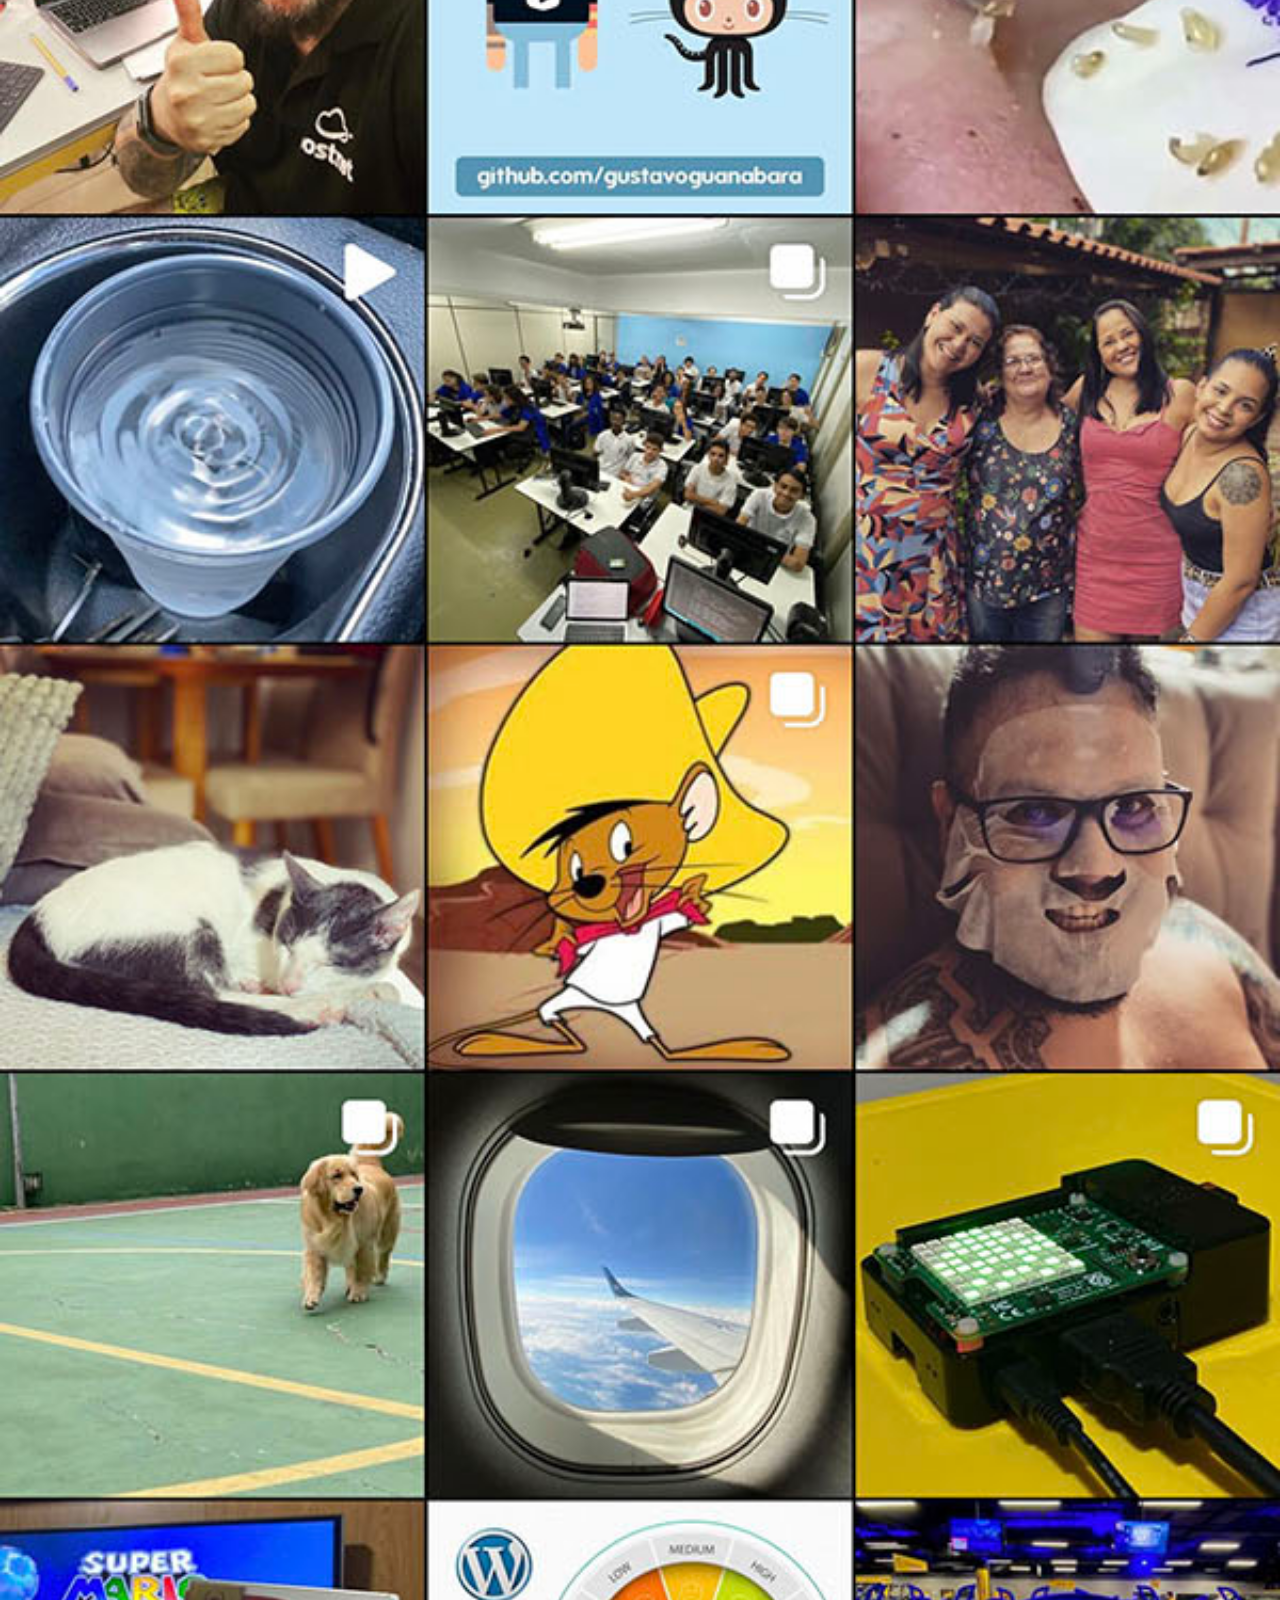
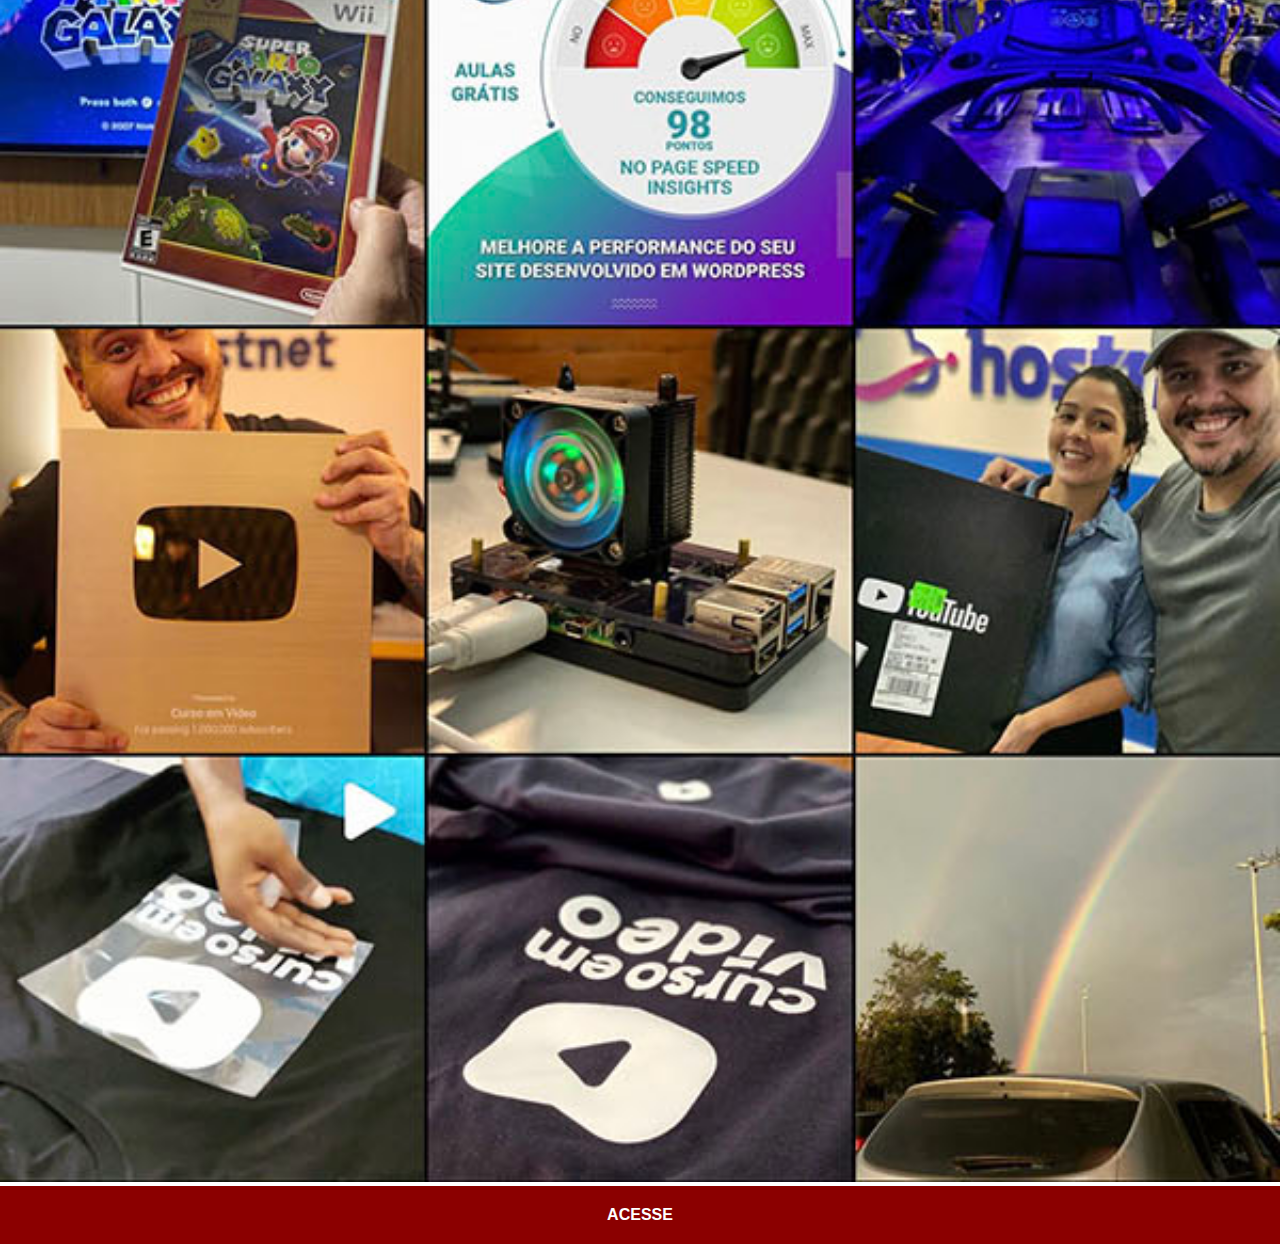
<file: instagram.html>
<!DOCTYPE html>
<html lang="pt-br">
<head>
    <meta charset="UTF-8">
    <meta name="viewport" content="width=device-width, initial-scale=1.0">
    <title>Instagram</title>
    <link rel="stylesheet" href="css/social.css">
</head>
<body>
    <img src="imagens/tela-instagram.jpg" alt="Instagram">
    <a href="https://www.instagram.com/__igor_paulino/" target="_blank">ACESSE</a>
</body>
</html>
</file>
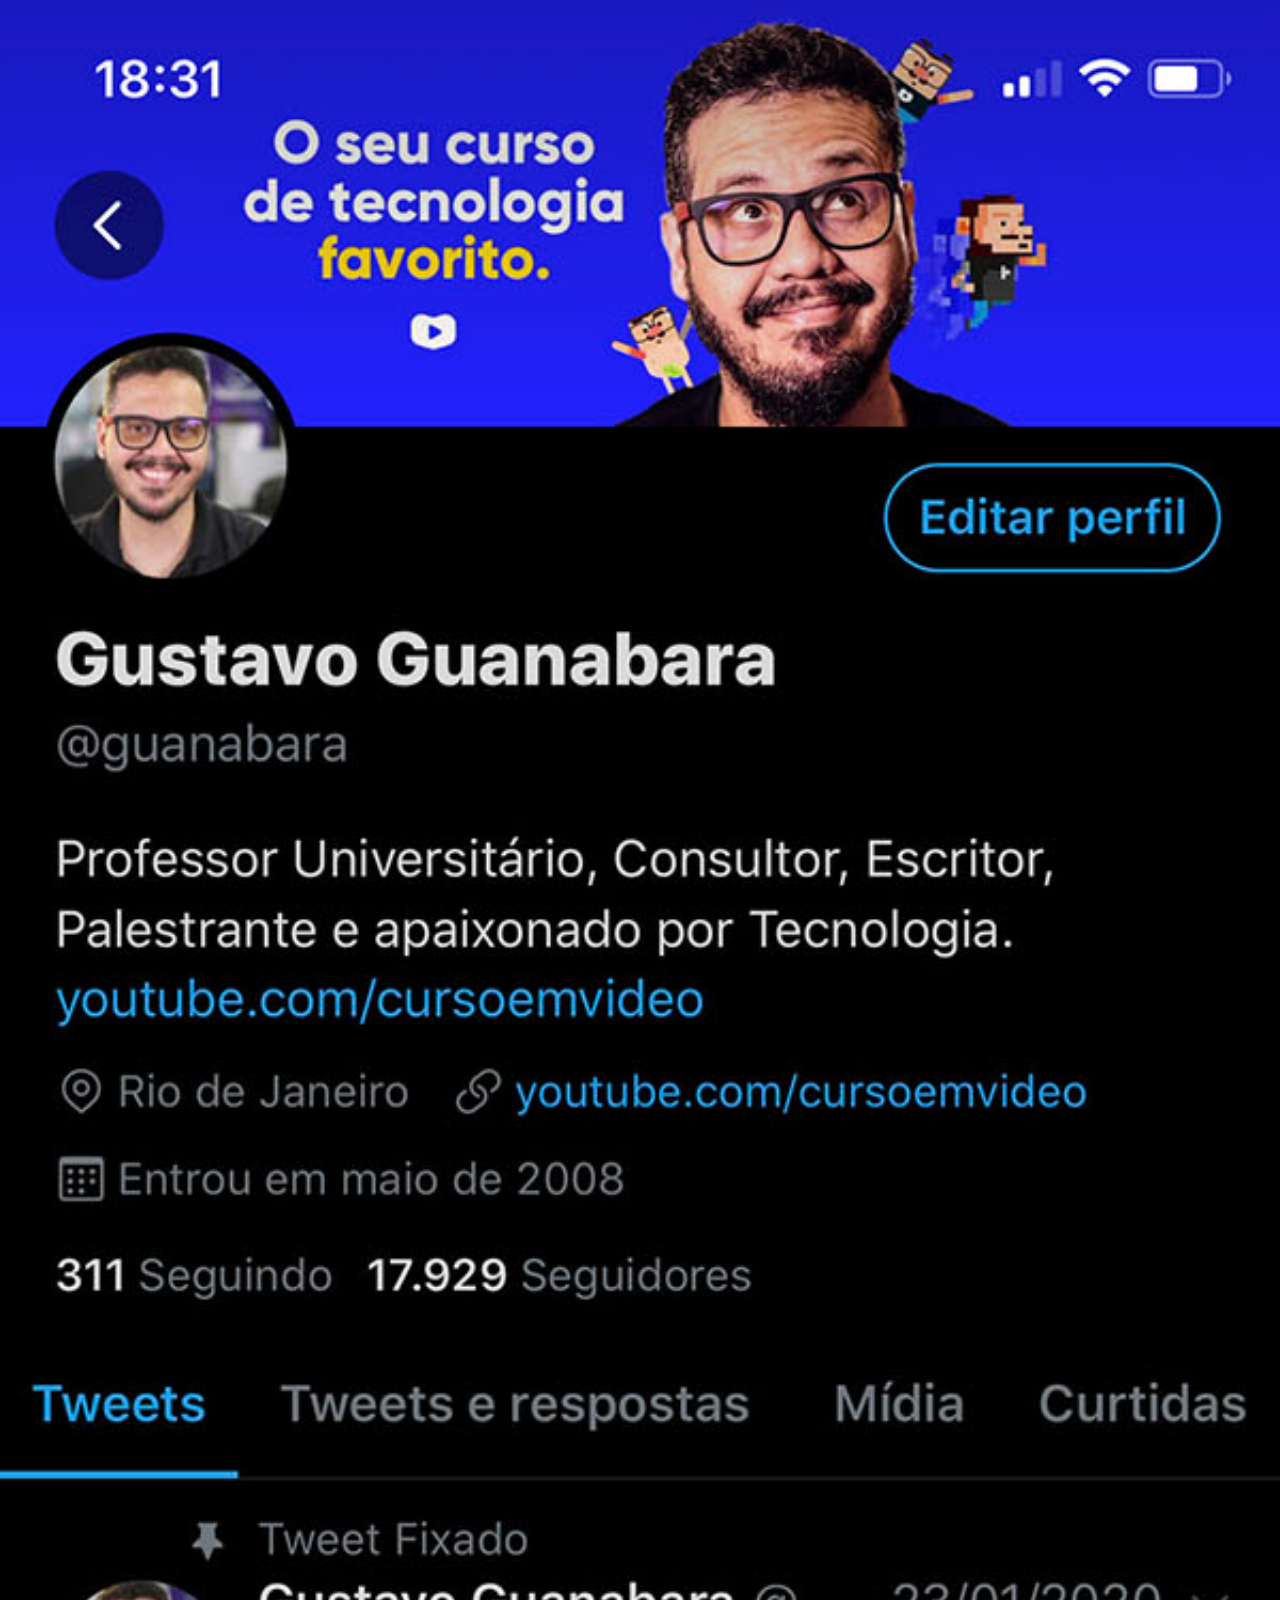
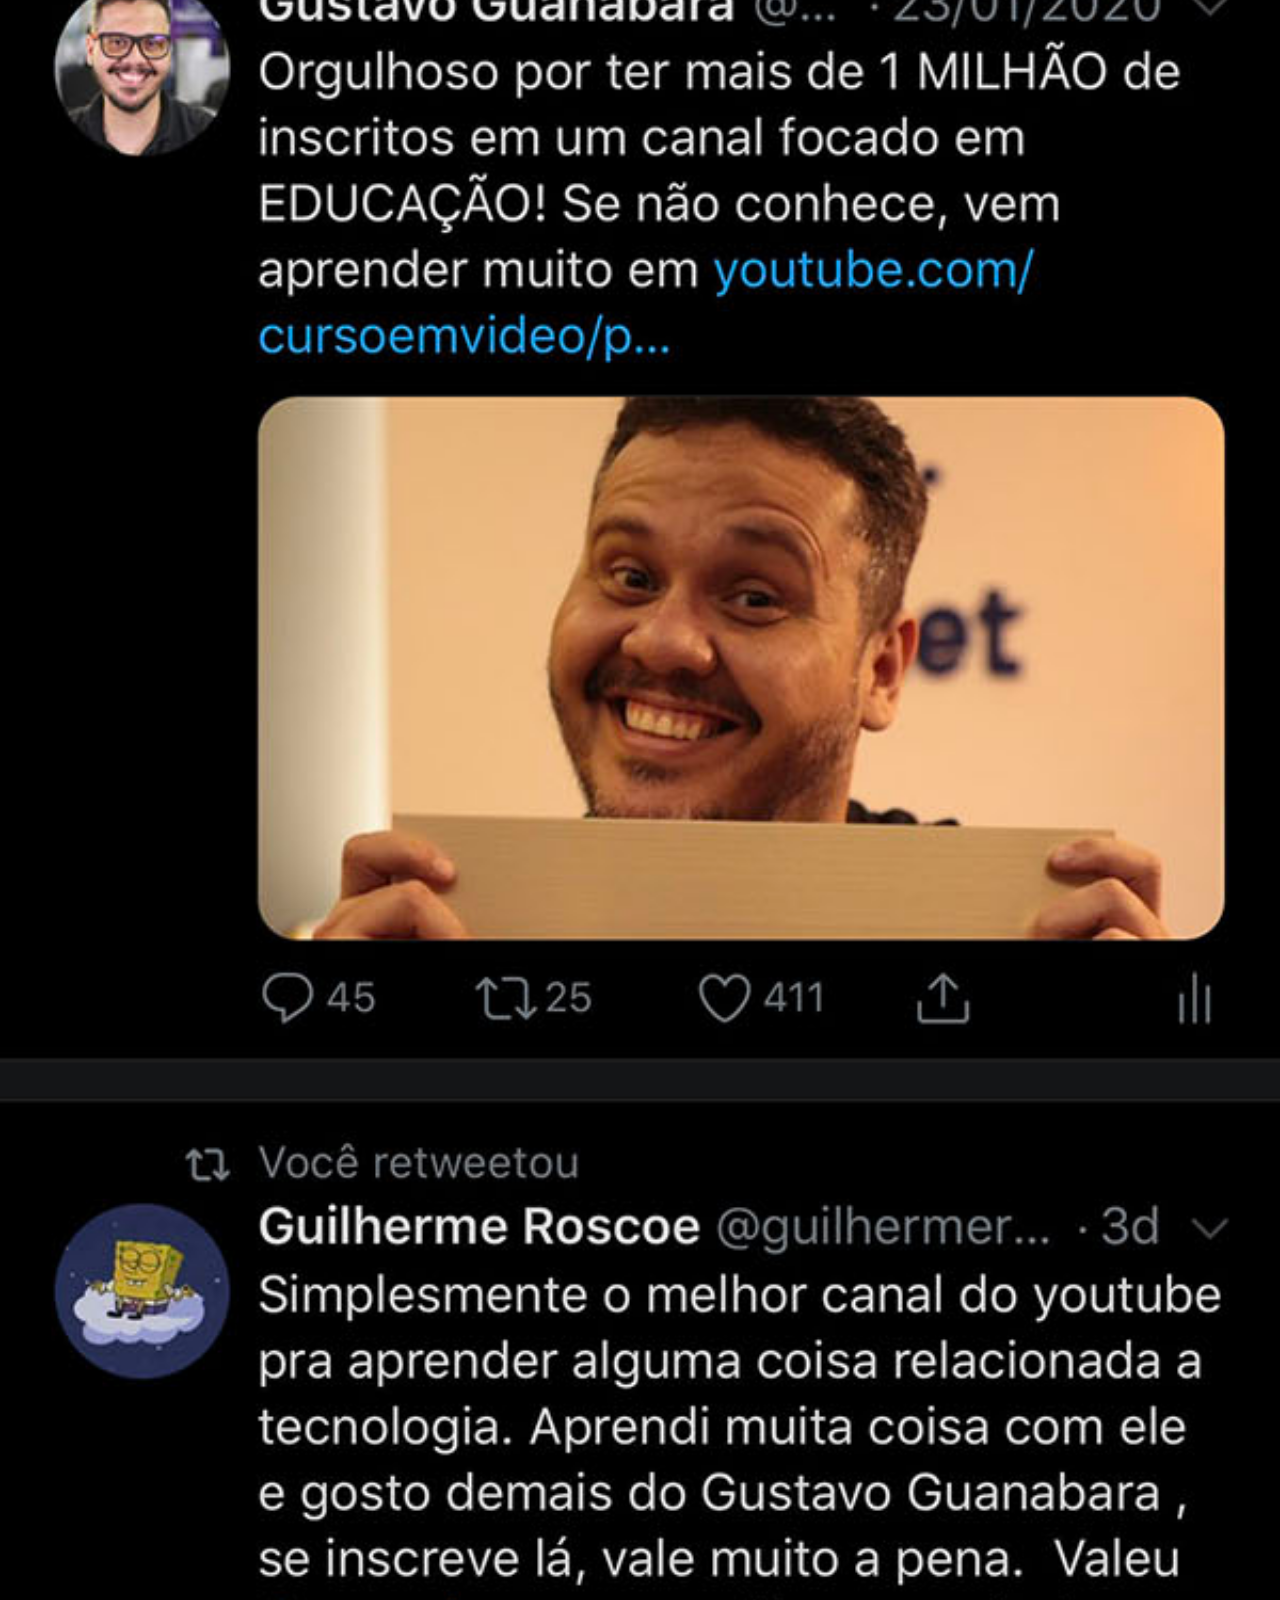
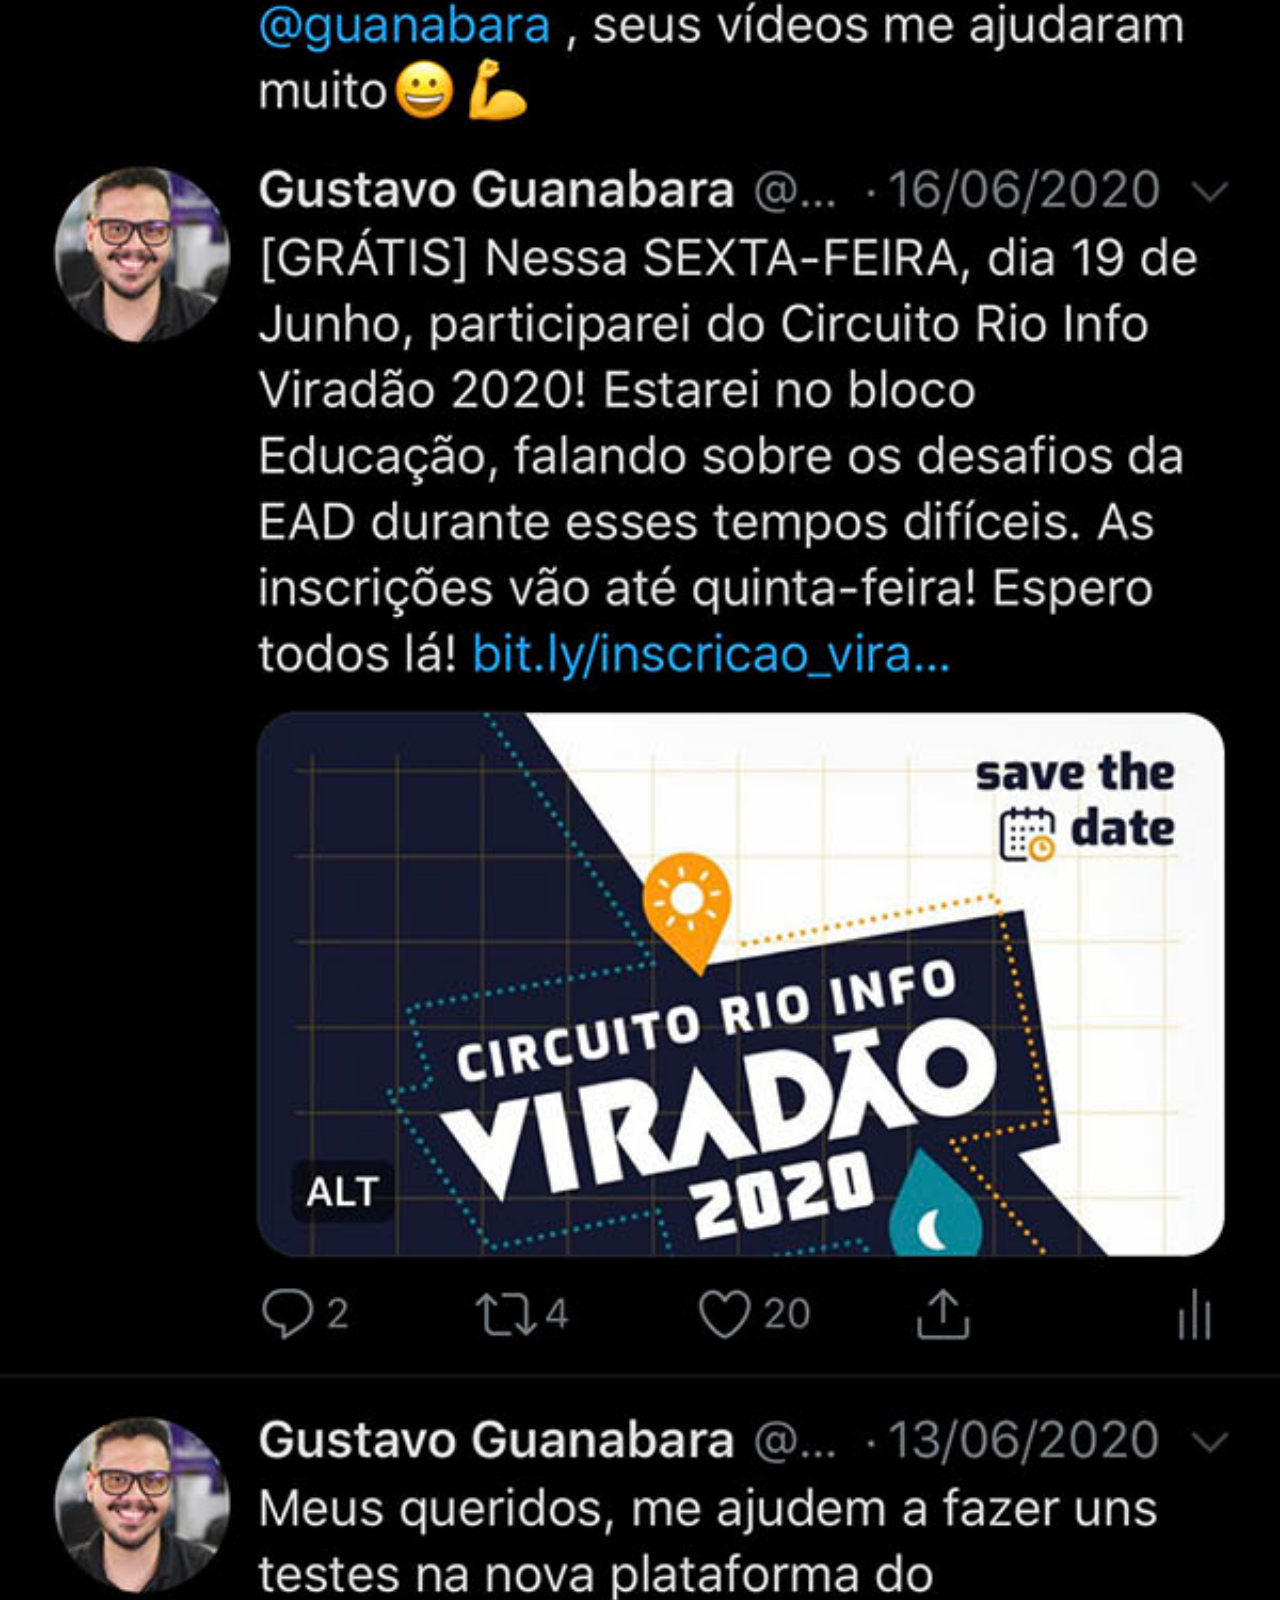
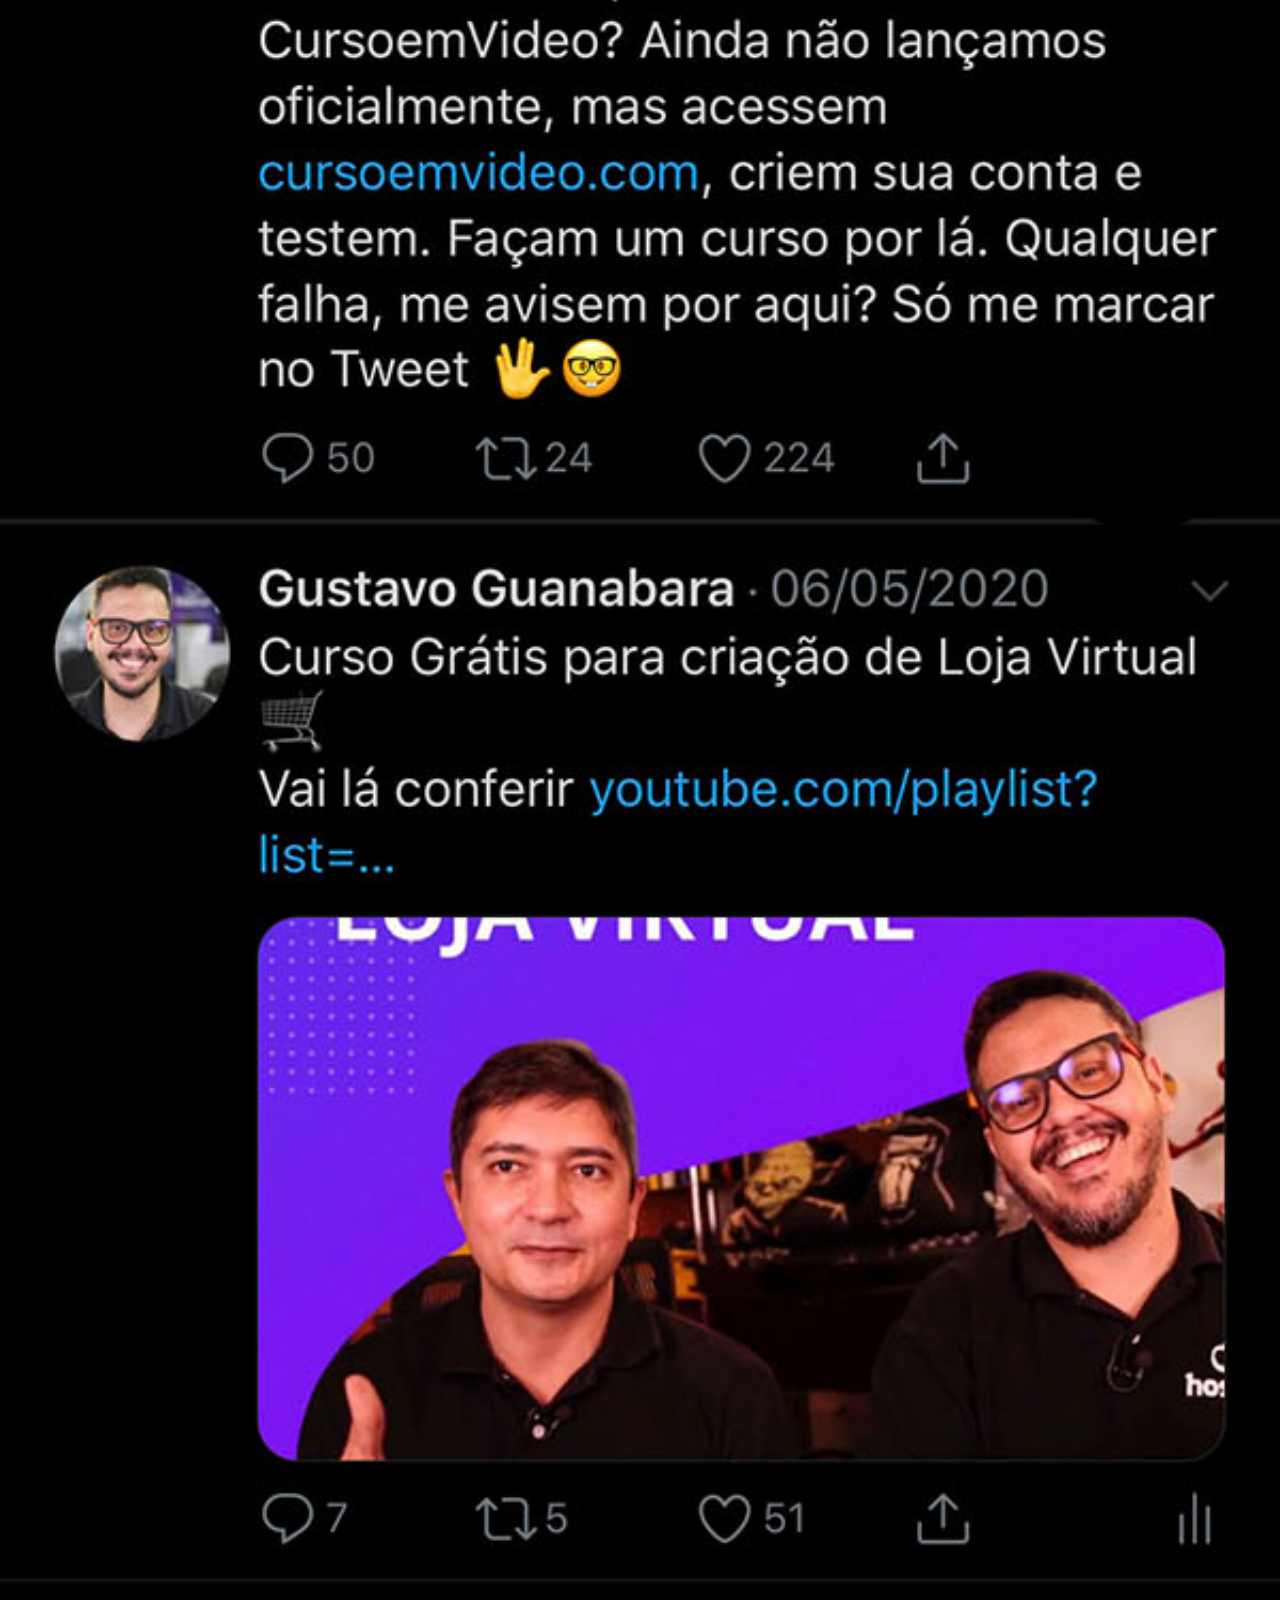
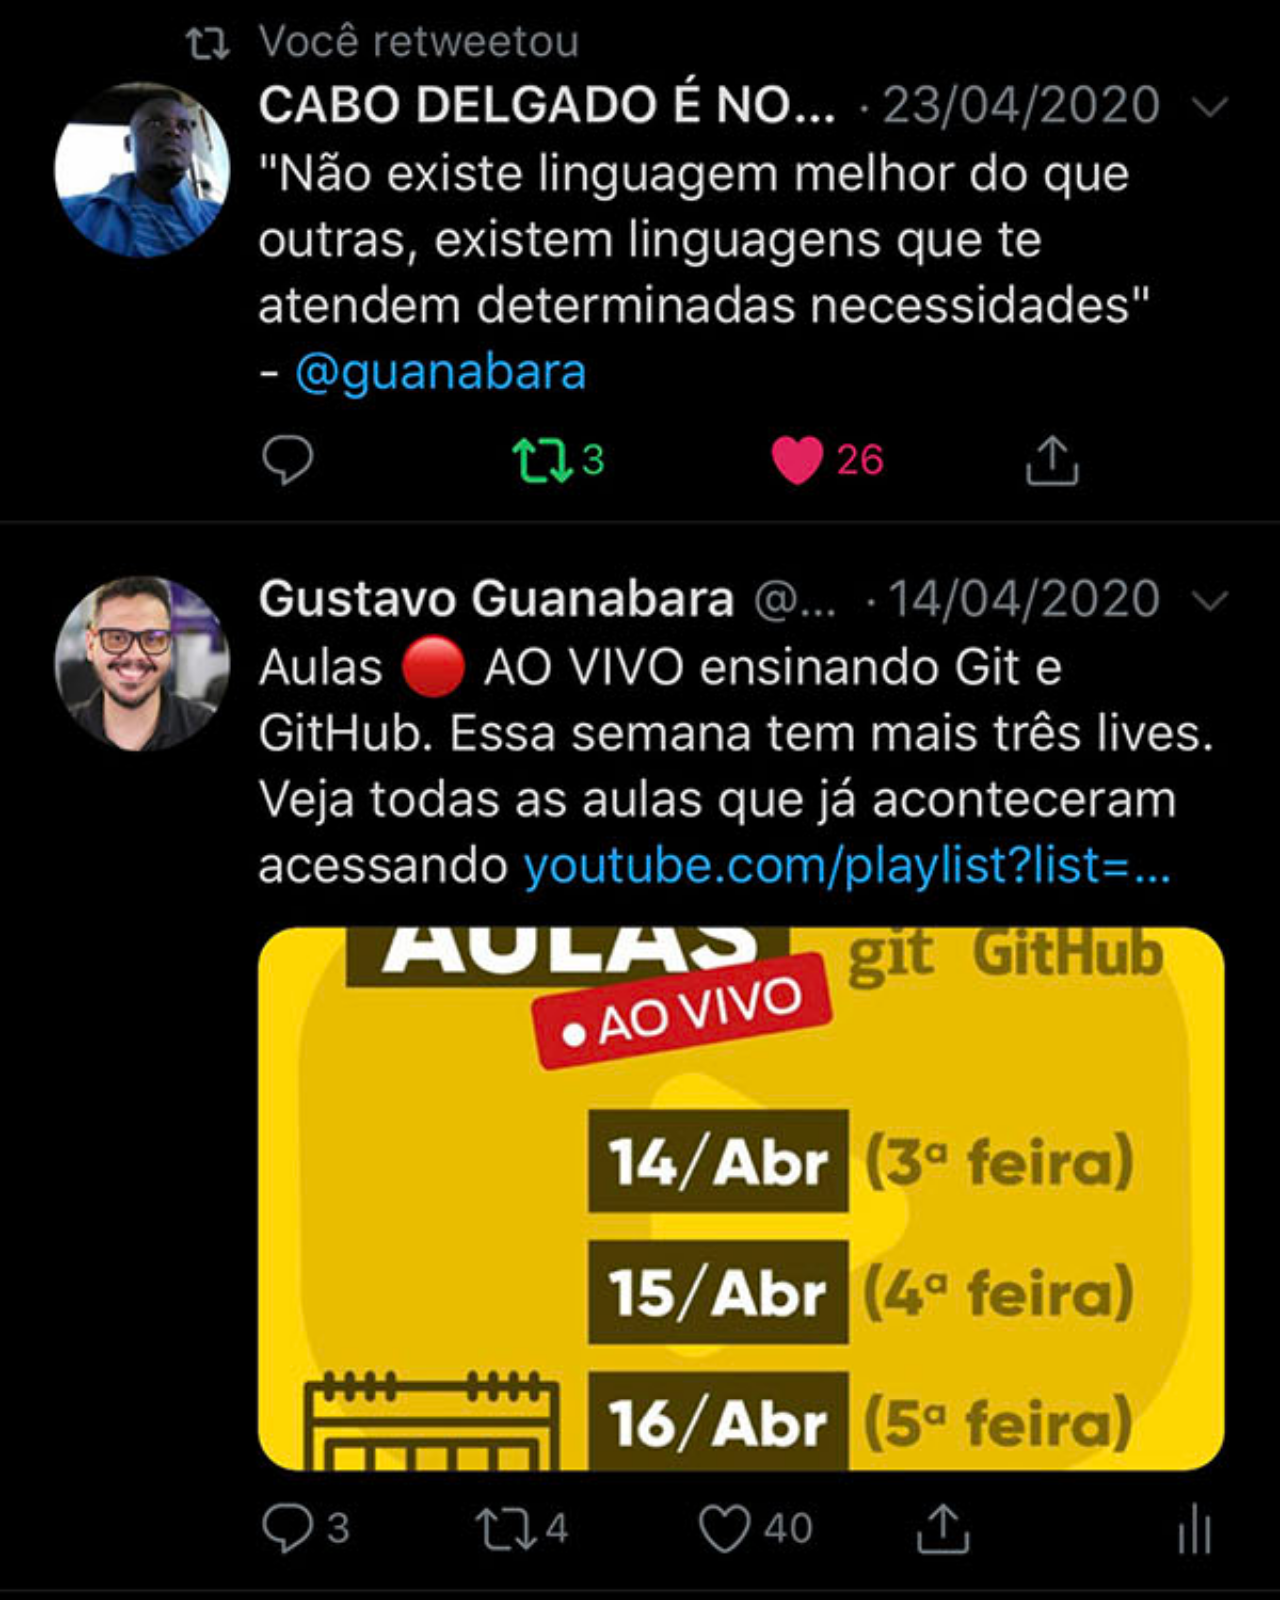
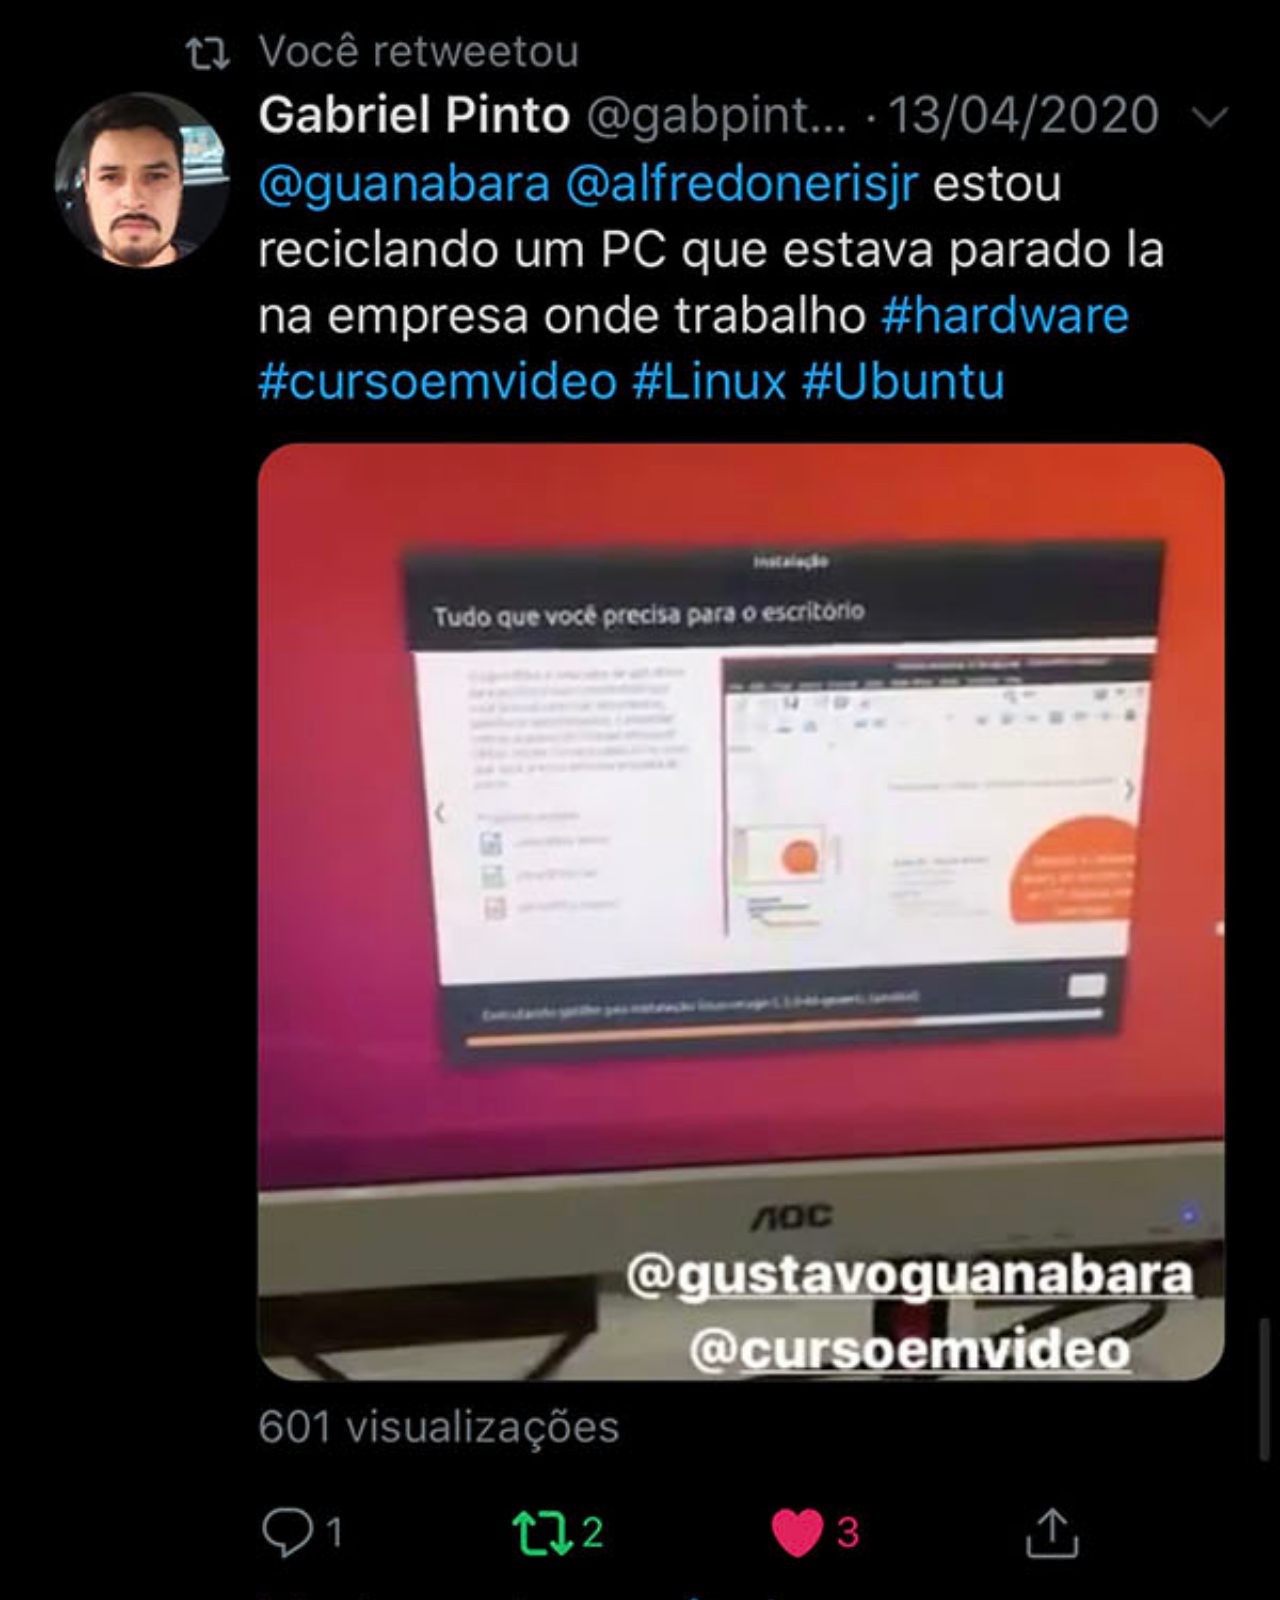
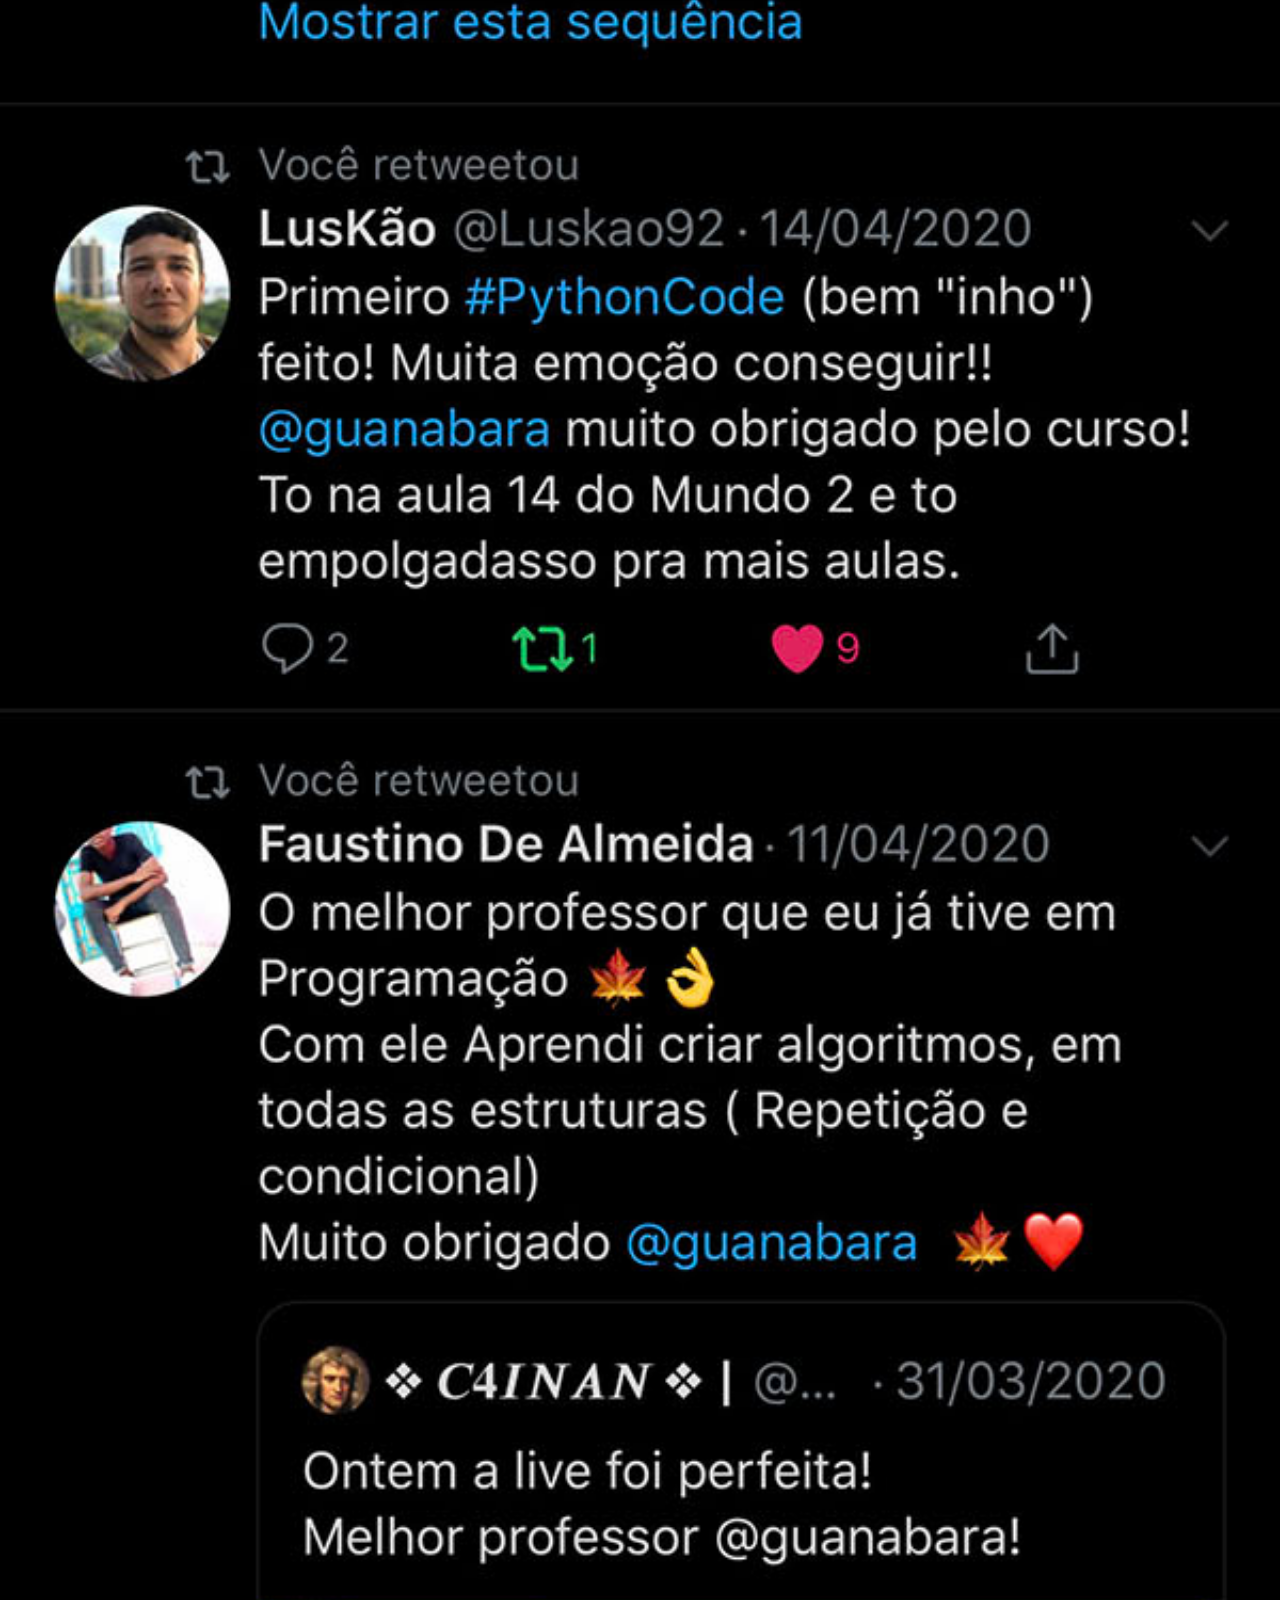
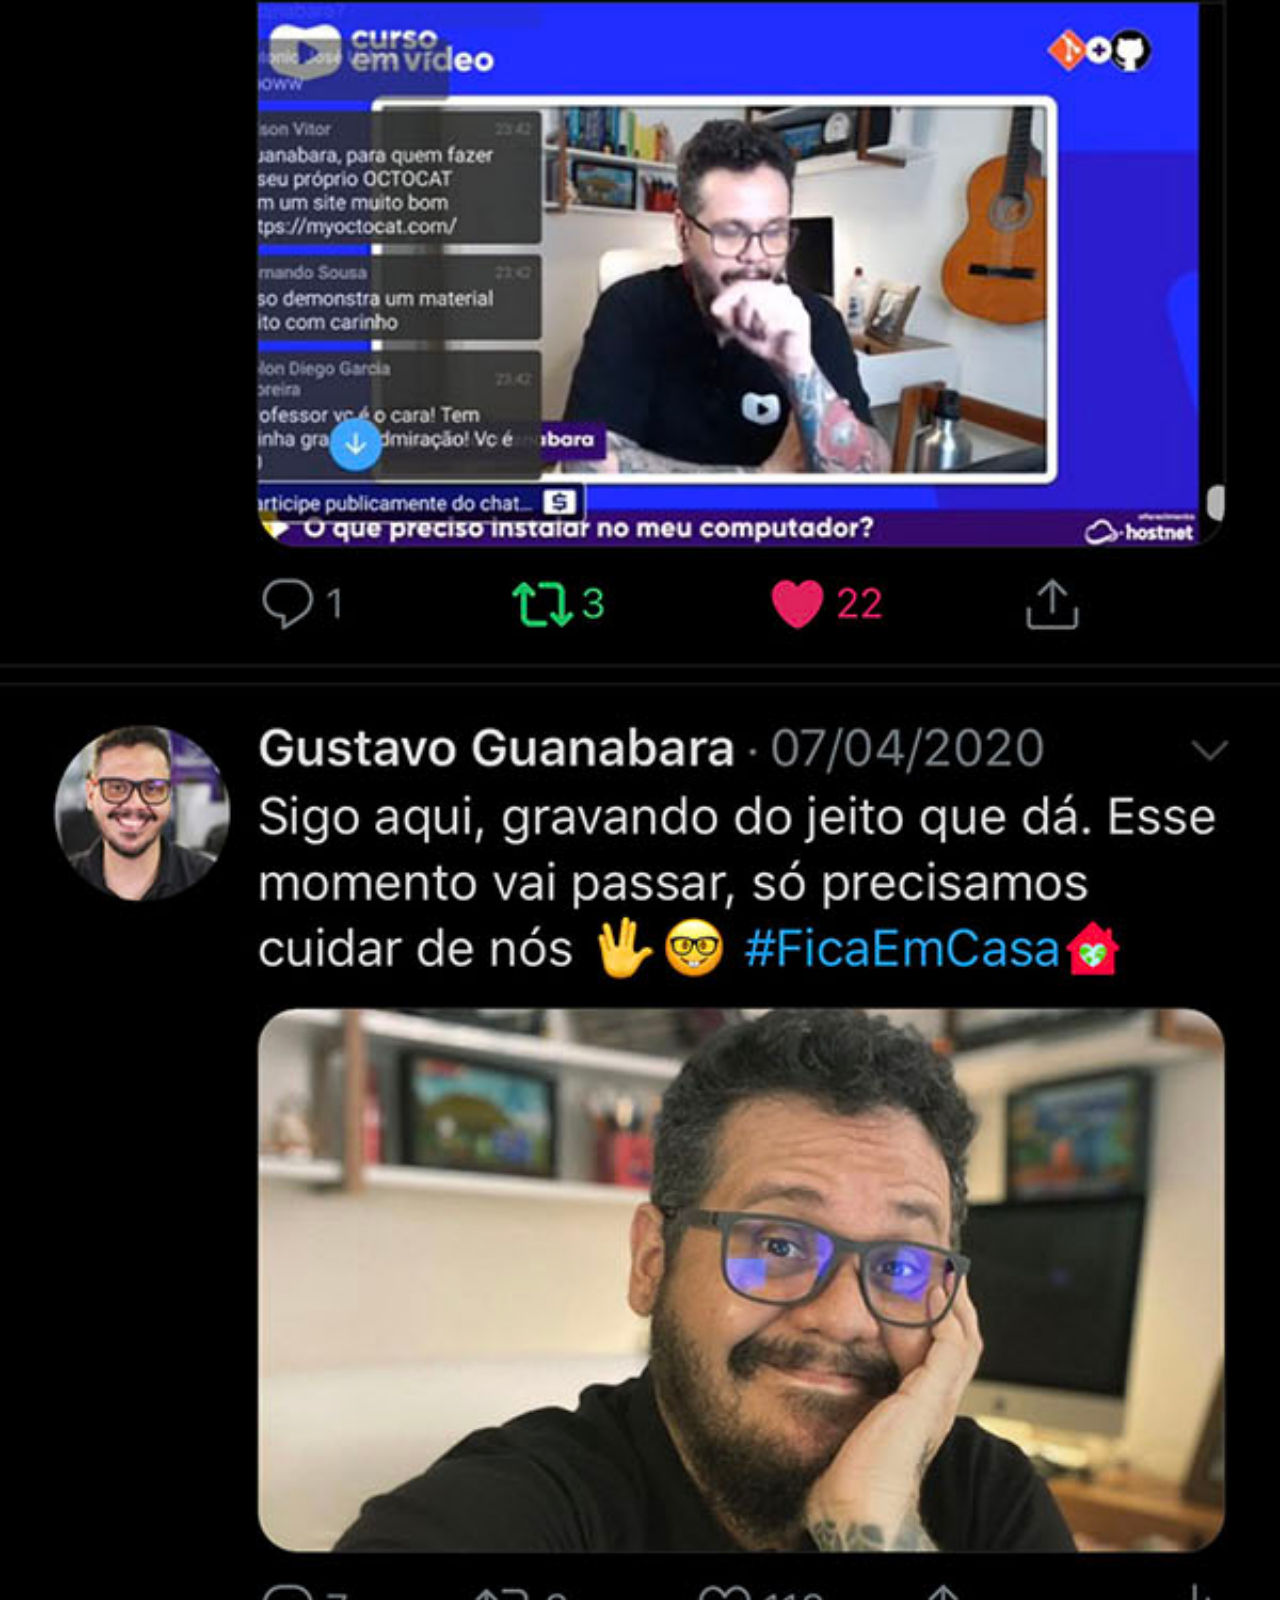
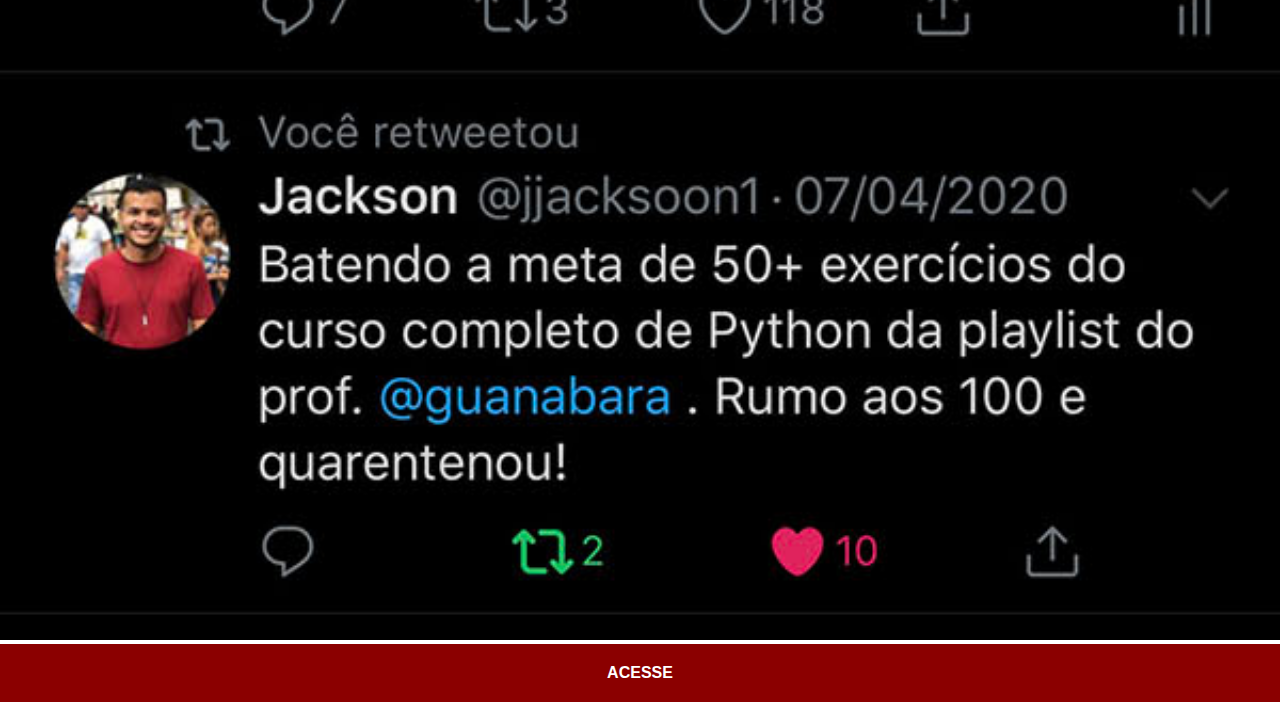
<file: twitter.html>
<!DOCTYPE html>
<html lang="pt-br">
<head>
    <meta charset="UTF-8">
    <meta name="viewport" content="width=device-width, initial-scale=1.0">
    <title>Twitter</title>
    <link rel="stylesheet" href="css/social.css">
</head>
<body>
    <img src="imagens/tela-twitter.jpg" alt="Twitter">
    <a href="https://twitter.com/igor_paulinoo" target="_blank">ACESSE</a>
</body>
</html>
</file>
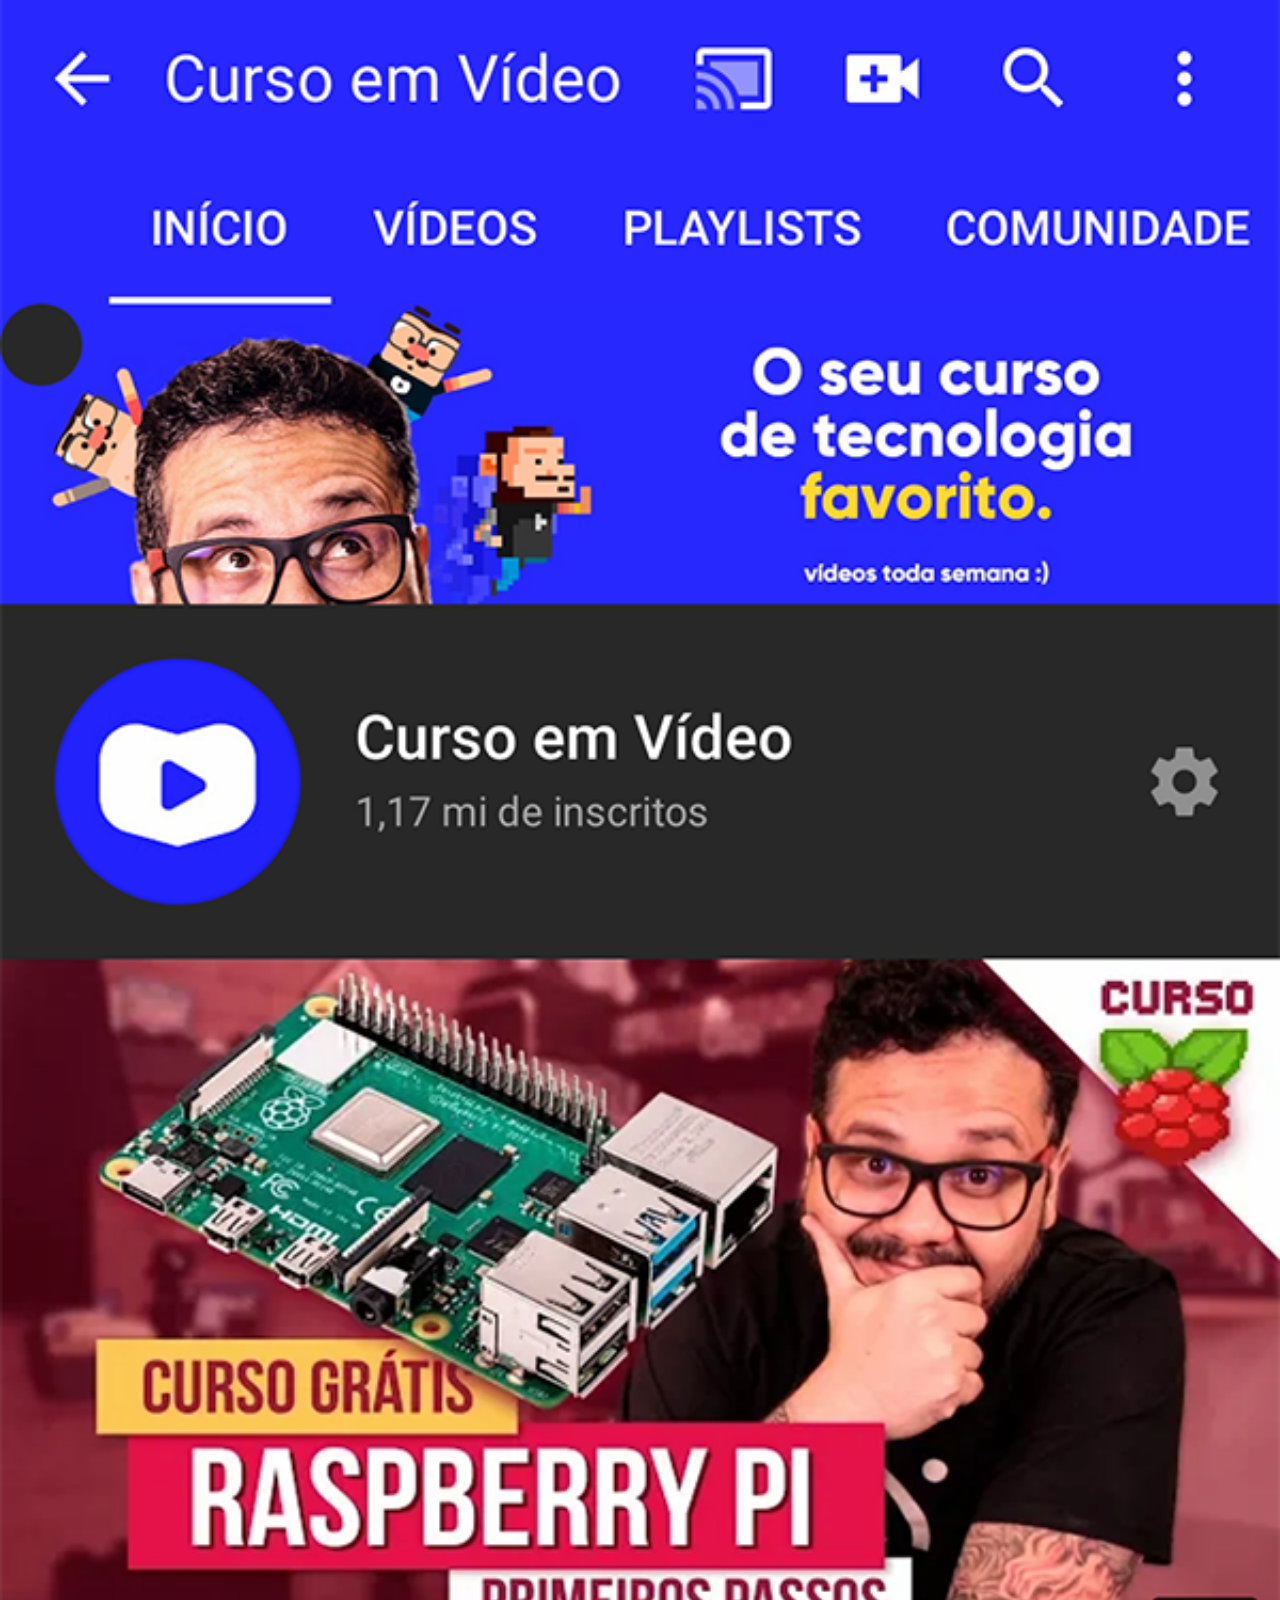
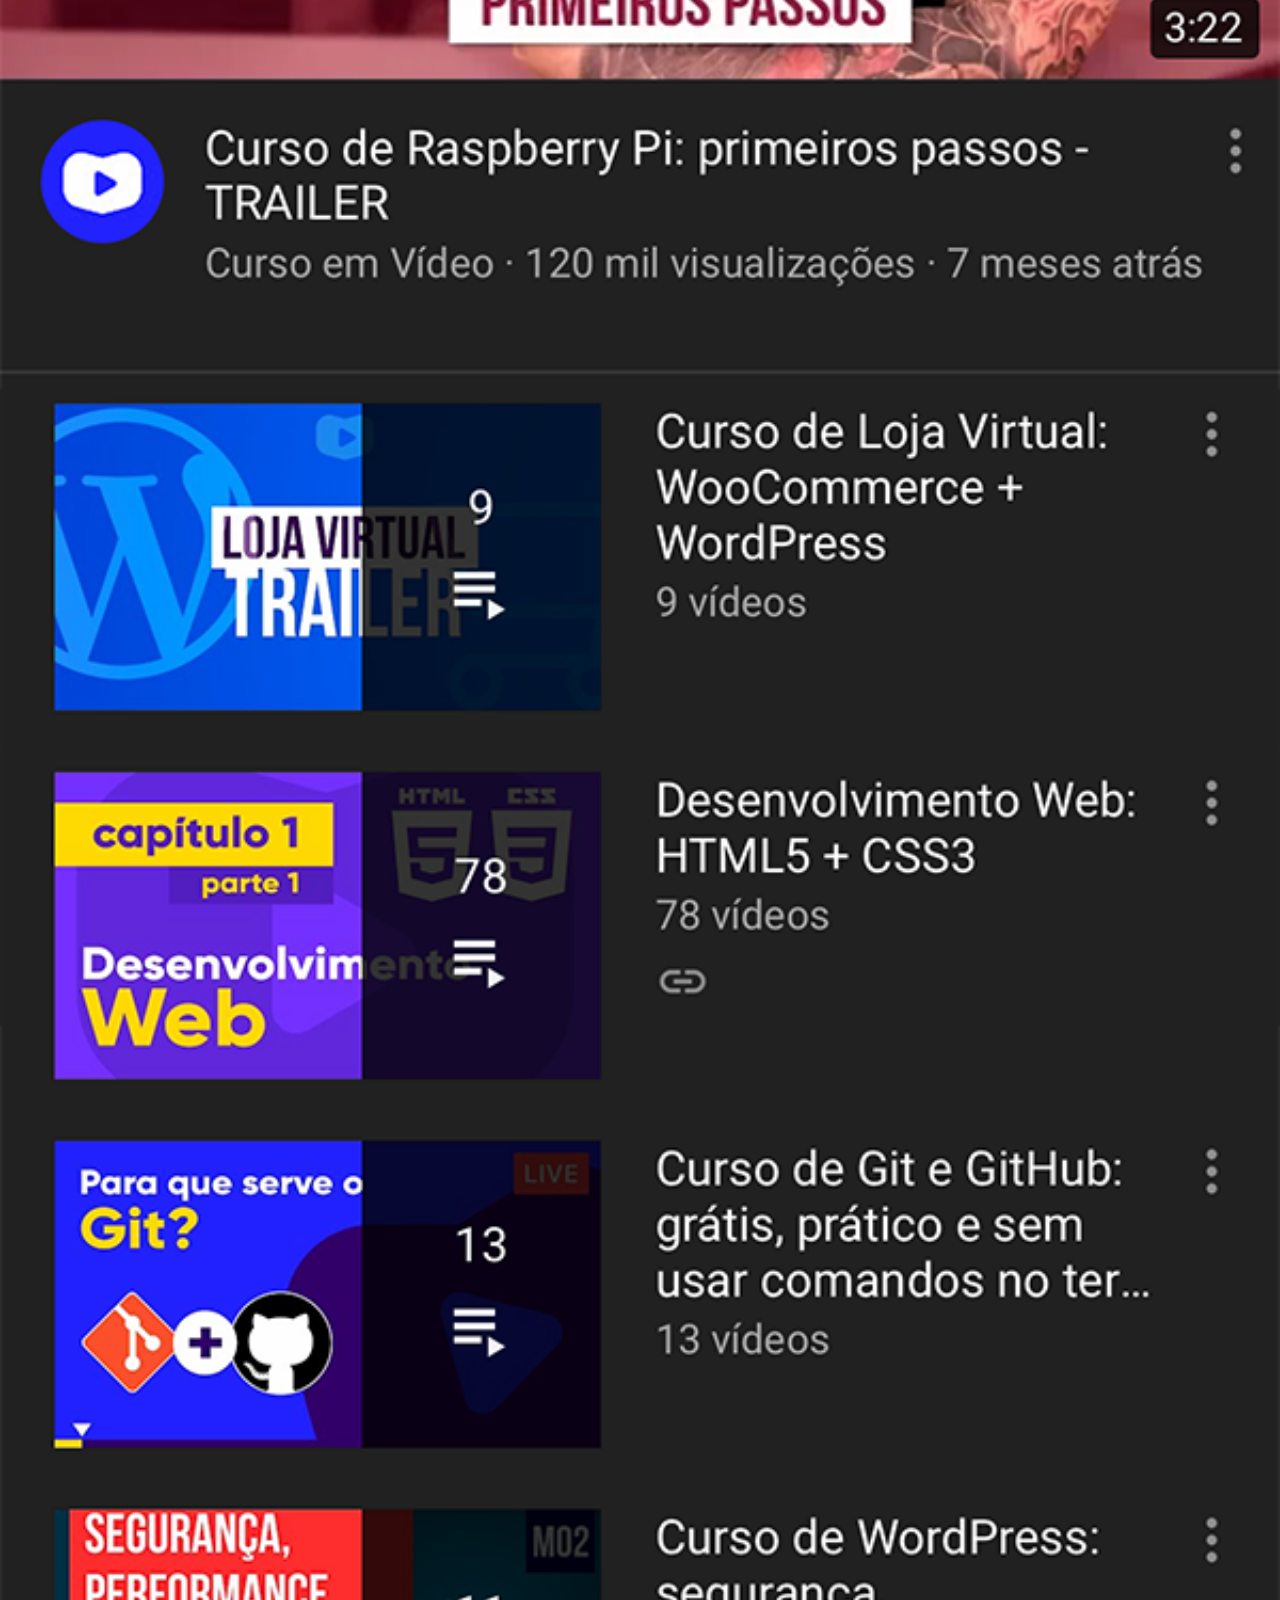
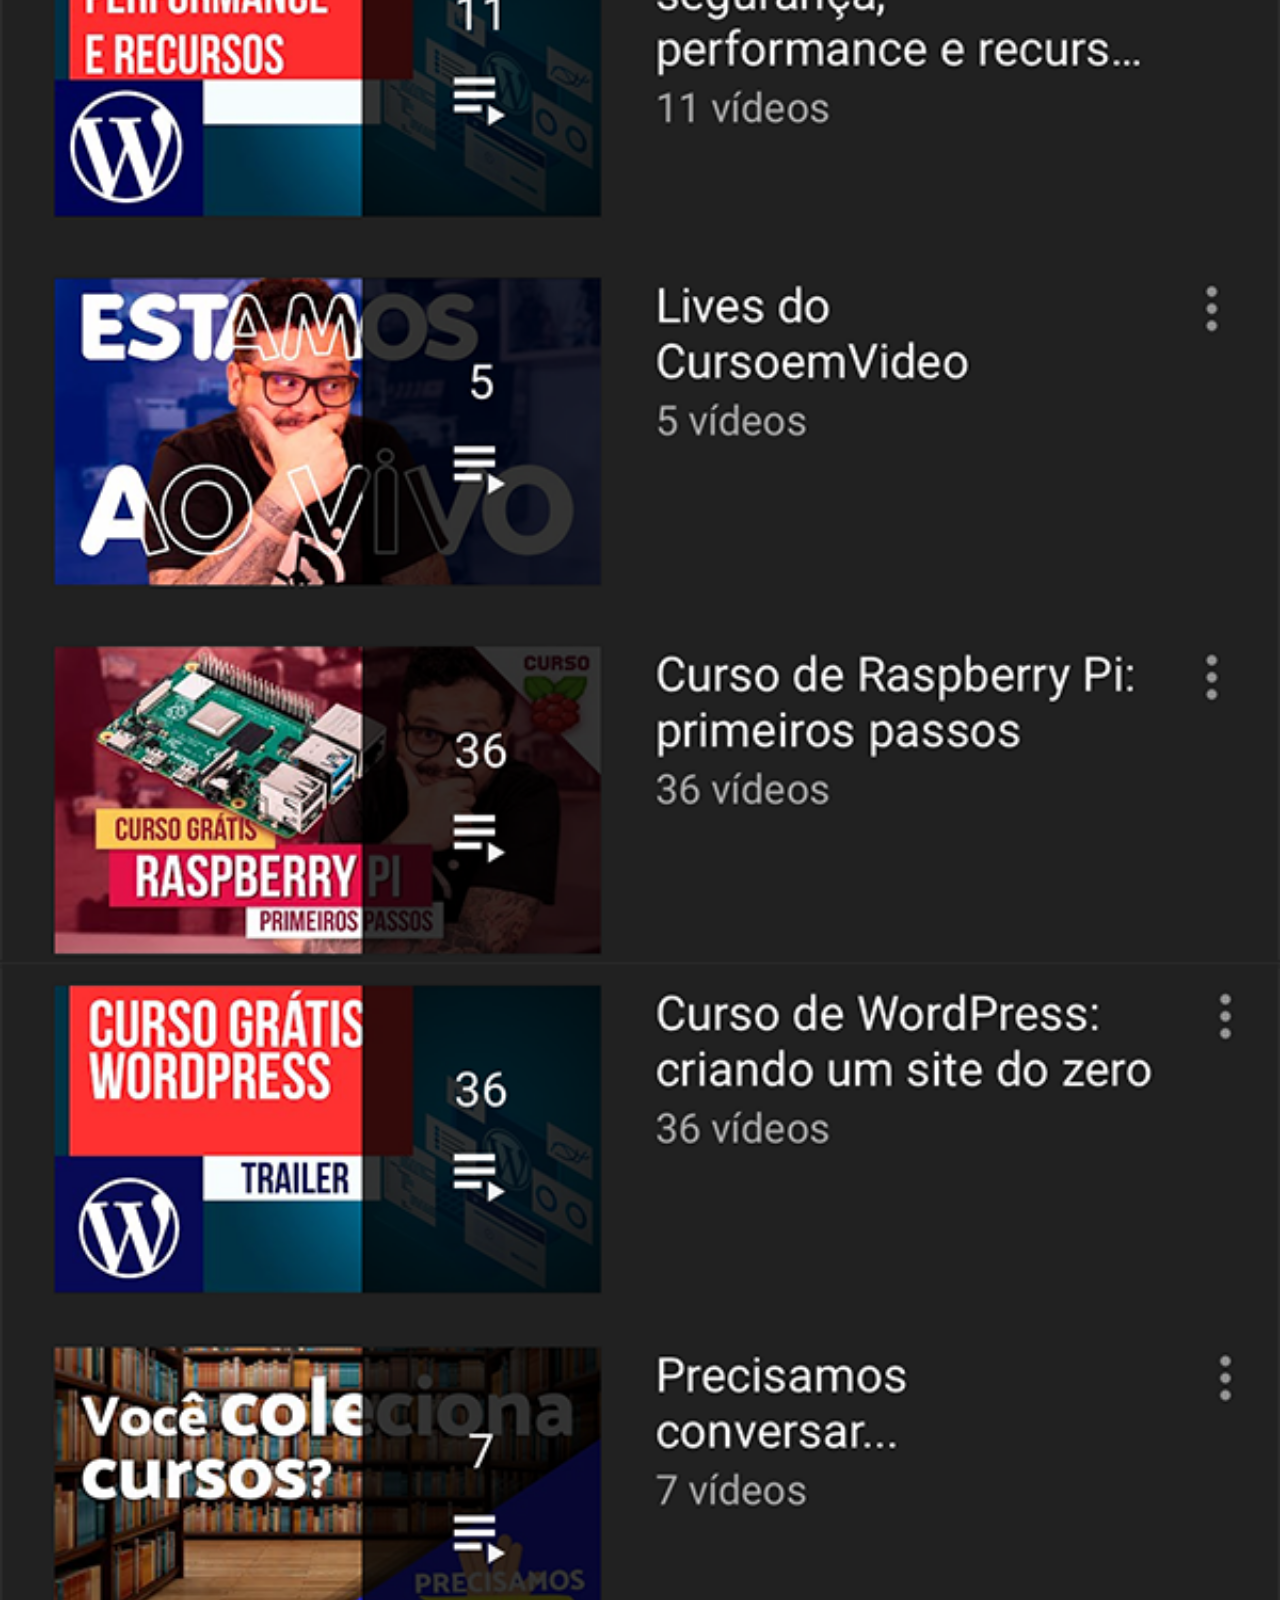
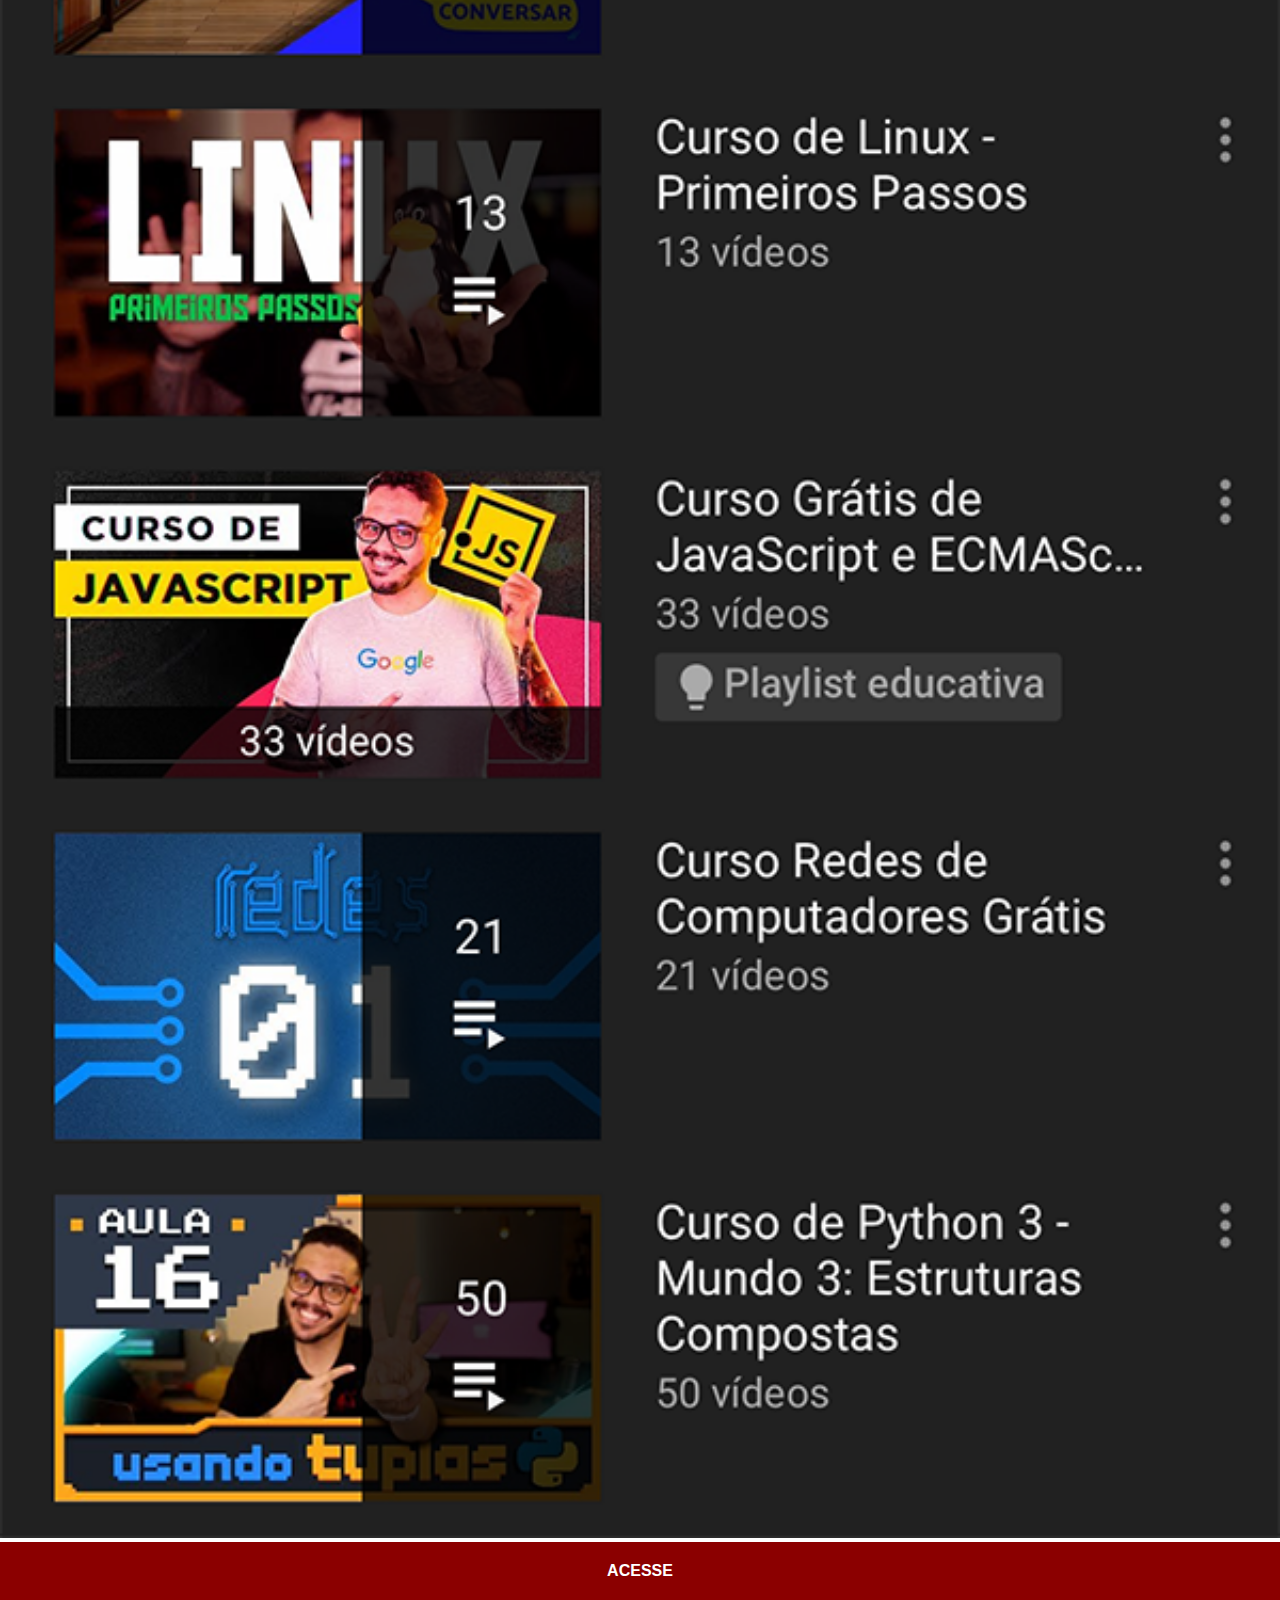
<file: youtube.html>
<!DOCTYPE html>
<html lang="pt-br">
<head>
    <meta charset="UTF-8">
    <meta name="viewport" content="width=device-width, initial-scale=1.0">
    <title>YouTube</title>
    <link rel="stylesheet" href="css/social.css">
</head>
<body>
    <img src="imagens/tela-youtube.png" alt="YouTube">
    <a href="https://www.youtube.com/@CursoemVideo" target="_blank">ACESSE</a>
</body>
</html>
</file>
<file: css/style.css>
@charset "UTF-8";

* {
    margin: 0px;
    padding: 0px;
    font-family: Arial, Helvetica, sans-serif;
}

html, body {
    height: 100vh;
    width: 100vw;
    background-color: black;
}

body {
    background: url(../imagens/fundo-madeira.jpg) no-repeat top center;
    background-size: cover;
    background-attachment: fixed;
}

main {
    height: 100vh;
    position: relative;
}

section#telefone {
    position: absolute;
    top: 50%;
    left: 50%;
    transform: translate(-50%, -50%);

    height: 627px;
    width: 311px;
    background: url('../imagens/frame-iphone.png') no-repeat;
}

iframe#tela {
    position: relative;
    top: 80px;
    left: 22px;
    width: 267px;
    height: 471px;
}

section#redes-sociais {
    text-align: right;
}

section#redes-sociais img{
    width: 50px;
    margin: 10px;
    border-radius: 50%;
    box-shadow: 2px 2px 5px rgba(0, 0, 0, 0.418);
    box-sizing: border-box;
}

section#redes-sociais img:hover {
    border: 2px solid rgba(255, 255, 255, 0.627);
    transform: translate(-3px, -3px);
    box-shadow: 5px 5px 10px rgba(0, 0, 0, 0.514);
    transition: tranform .3s, border 1s;
}
</file>
<file: css/social.css>
@charset "UTF-8";

* {
    margin: 0px;
    padding: 0px;
    font-family: Arial, Helvetica, sans-serif;
}

::-webkit-scrollbar {
    width: 0px;
    height: 0px;
}

img {
    width: 100vw;
}   

a {
    display: block;
    background-color: darkred;
    color: white;
    padding: 20px;
    text-align: center;
    font-weight: bolder;
    text-decoration: none;
}

a:hover {
    background-color: red;
}
</file>
